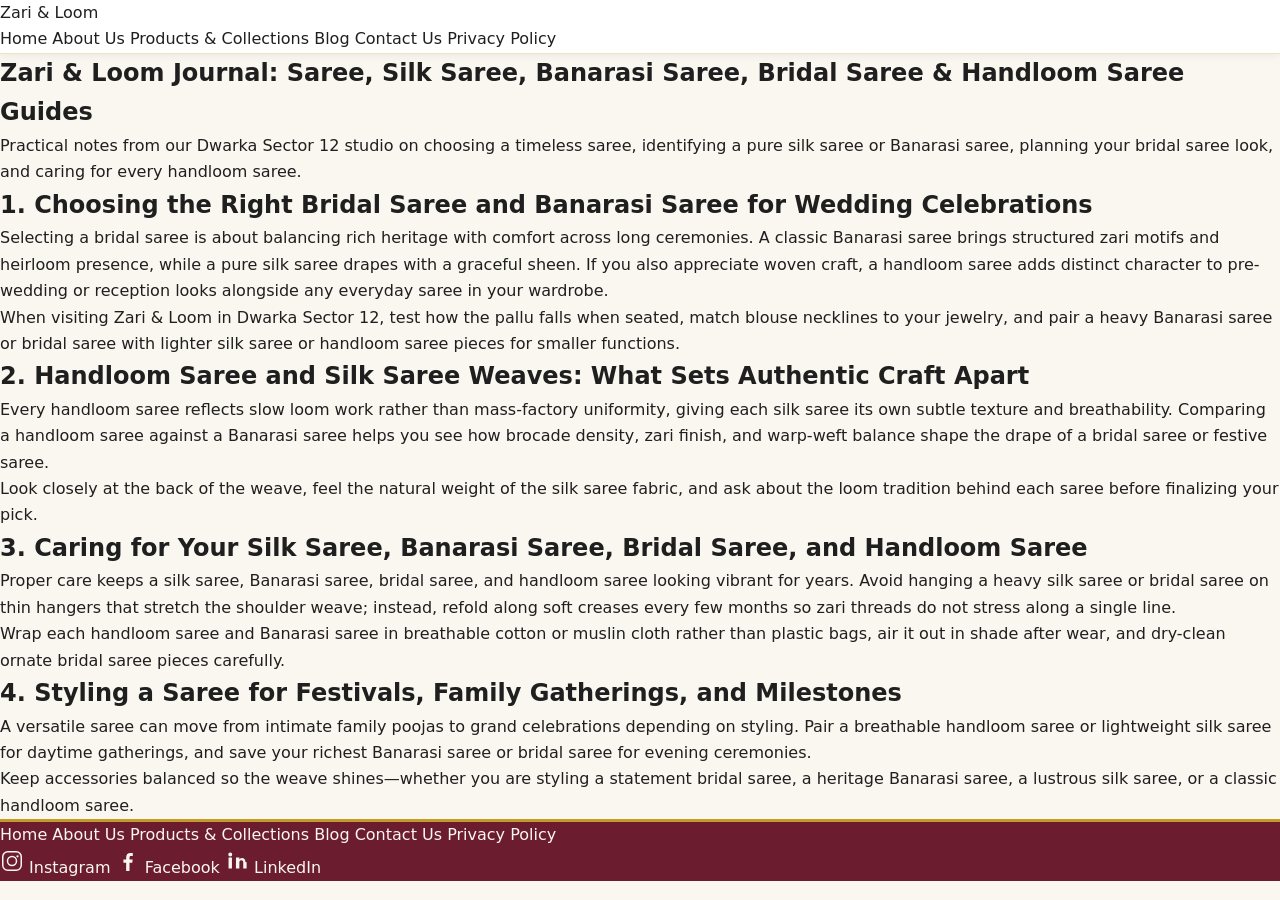
<file: blog.html>
<!DOCTYPE html>
<html lang="en">
<head>
  <meta charset="UTF-8" />
  <meta name="viewport" content="width=device-width, initial-scale=1.0" />
  <title>Saree &amp; Handloom Blog | Zari &amp; Loom Dwarka</title>
  <meta
    name="description"
    content="Explore guides on saree styling, silk saree weaves, Banarasi saree traditions, bridal saree shopping, and handloom saree care from Zari &amp; Loom in Dwarka, New Delhi."
  />
  <link rel="stylesheet" href="style.css" />
</head>
<body>
  <header class="site-header">
    <a href="index.html" class="brand">Zari &amp; Loom</a>
    <nav class="main-nav" aria-label="Primary Navigation">
      <a href="index.html">Home</a>
      <a href="about.html">About Us</a>
      <a href="collections.html">Products &amp; Collections</a>
      <a href="blog.html" aria-current="page">Blog</a>
      <a href="contact.html">Contact Us</a>
      <a href="privacy-policy.html">Privacy Policy</a>
    </nav>
  </header>

  <main class="blog-page">
    <section class="blog-hero">
      <h1>Zari &amp; Loom Journal: Saree, Silk Saree, Banarasi Saree, Bridal Saree &amp; Handloom Saree Guides</h1>
      <p>
        Practical notes from our Dwarka Sector 12 studio on choosing a timeless saree, identifying a pure
        silk saree or Banarasi saree, planning your bridal saree look, and caring for every handloom saree.
      </p>
    </section>

    <section class="blog-posts" aria-label="Blog Articles">
      <article id="bridal-banarasi-guide" class="blog-post">
        <h2>1. Choosing the Right Bridal Saree and Banarasi Saree for Wedding Celebrations</h2>
        <p>
          Selecting a bridal saree is about balancing rich heritage with comfort across long ceremonies. A classic
          Banarasi saree brings structured zari motifs and heirloom presence, while a pure silk saree drapes with a
          graceful sheen. If you also appreciate woven craft, a handloom saree adds distinct character to pre-wedding
          or reception looks alongside any everyday saree in your wardrobe.
        </p>
        <p>
          When visiting Zari &amp; Loom in Dwarka Sector 12, test how the pallu falls when seated, match blouse
          necklines to your jewelry, and pair a heavy Banarasi saree or bridal saree with lighter silk saree or
          handloom saree pieces for smaller functions.
        </p>
      </article>

      <article id="handloom-silk-authenticity" class="blog-post">
        <h2>2. Handloom Saree and Silk Saree Weaves: What Sets Authentic Craft Apart</h2>
        <p>
          Every handloom saree reflects slow loom work rather than mass-factory uniformity, giving each silk saree its
          own subtle texture and breathability. Comparing a handloom saree against a Banarasi saree helps you see how
          brocade density, zari finish, and warp-weft balance shape the drape of a bridal saree or festive saree.
        </p>
        <p>
          Look closely at the back of the weave, feel the natural weight of the silk saree fabric, and ask about the
          loom tradition behind each saree before finalizing your pick.
        </p>
      </article>

      <article id="saree-care-storage" class="blog-post">
        <h2>3. Caring for Your Silk Saree, Banarasi Saree, Bridal Saree, and Handloom Saree</h2>
        <p>
          Proper care keeps a silk saree, Banarasi saree, bridal saree, and handloom saree looking vibrant for years.
          Avoid hanging a heavy silk saree or bridal saree on thin hangers that stretch the shoulder weave; instead,
          refold along soft creases every few months so zari threads do not stress along a single line.
        </p>
        <p>
          Wrap each handloom saree and Banarasi saree in breathable cotton or muslin cloth rather than plastic bags,
          air it out in shade after wear, and dry-clean ornate bridal saree pieces carefully.
        </p>
      </article>

      <article id="occasion-saree-styling" class="blog-post">
        <h2>4. Styling a Saree for Festivals, Family Gatherings, and Milestones</h2>
        <p>
          A versatile saree can move from intimate family poojas to grand celebrations depending on styling. Pair a
          breathable handloom saree or lightweight silk saree for daytime gatherings, and save your richest Banarasi
          saree or bridal saree for evening ceremonies.
        </p>
        <p>
          Keep accessories balanced so the weave shines—whether you are styling a statement bridal saree, a heritage
          Banarasi saree, a lustrous silk saree, or a classic handloom saree.
        </p>
      </article>
    </section>
  </main>

  <footer class="site-footer">
    <nav class="footer-nav" aria-label="Footer Navigation">
      <a href="index.html">Home</a>
      <a href="about.html">About Us</a>
      <a href="collections.html">Products &amp; Collections</a>
      <a href="blog.html">Blog</a>
      <a href="contact.html">Contact Us</a>
      <a href="privacy-policy.html">Privacy Policy</a>
    </nav>

    <div class="social-links" aria-label="Social Media Links">
      <a href="https://www.instagram.com/zariandloom_51?dmpr=MXJ3ZzM1Njg0bHA4NQ%3D%3D&amp;utm_source=qr" target="_blank" rel="noopener noreferrer" aria-label="Zari and Loom on Instagram">
        <svg width="24" height="24" viewBox="0 0 24 24" fill="currentColor" aria-hidden="true">
          <path d="M7.75 2h8.5A5.75 5.75 0 0 1 22 7.75v8.5A5.75 5.75 0 0 1 16.25 22h-8.5A5.75 5.75 0 0 1 2 16.25v-8.5A5.75 5.75 0 0 1 7.75 2Zm0 1.5A4.25 4.25 0 0 0 3.5 7.75v8.5A4.25 4.25 0 0 0 7.75 20.5h8.5a4.25 4.25 0 0 0 4.25-4.25v-8.5A4.25 4.25 0 0 0 16.25 3.5h-8.5Zm4.25 3.25a5.25 5.25 0 1 1 0 10.5 5.25 5.25 0 0 1 0-10.5Zm0 1.5a3.75 3.75 0 1 0 0 7.5 3.75 3.75 0 0 0 0-7.5Zm5.5-2.125a1.125 1.125 0 1 1 0 2.25 1.125 1.125 0 0 1 0-2.25Z"/>
        </svg>
        <span>Instagram</span>
      </a>

      <a href="https://www.facebook.com/share/1FZKLqtaS3/?mibextid=wwXIfr" target="_blank" rel="noopener noreferrer" aria-label="Zari and Loom on Facebook">
        <svg width="24" height="24" viewBox="0 0 24 24" fill="currentColor" aria-hidden="true">
          <path d="M13.5 22v-8.2h2.75l.41-3.2H13.5V8.56c0-.93.26-1.56 1.59-1.56h1.7V4.14c-.29-.04-1.3-.13-2.48-.13-2.45 0-4.13 1.5-4.13 4.25v2.34H7.4v3.2h2.76V22h3.34Z"/>
        </svg>
        <span>Facebook</span>
      </a>

      <a href="https://www.linkedin.com/company/zari-loom/" target="_blank" rel="noopener noreferrer" aria-label="Zari and Loom on LinkedIn">
        <svg width="24" height="24" viewBox="0 0 24 24" fill="currentColor" aria-hidden="true">
          <path d="M6.94 8.5H3.56V19.5h3.38V8.5ZM5.25 3.5a1.97 1.97 0 1 0 0 3.94 1.97 1.97 0 0 0 0-3.94ZM20.44 13.02c0-2.74-1.46-4.01-3.41-4.01-1.57 0-2.28.86-2.67 1.47V8.5h-3.38c.04.96 0 11 0 11h3.38v-6.14c0-.33.02-.66.12-.89.27-.66.87-1.34 1.89-1.34 1.33 0 1.87 1.01 1.87 2.5v5.82h3.38v-6.28Z"/>
        </svg>
        <span>LinkedIn</span>
      </a>
    </div>
  </footer>
  <script src="script.js"></script>
</body>
</html>
</file>
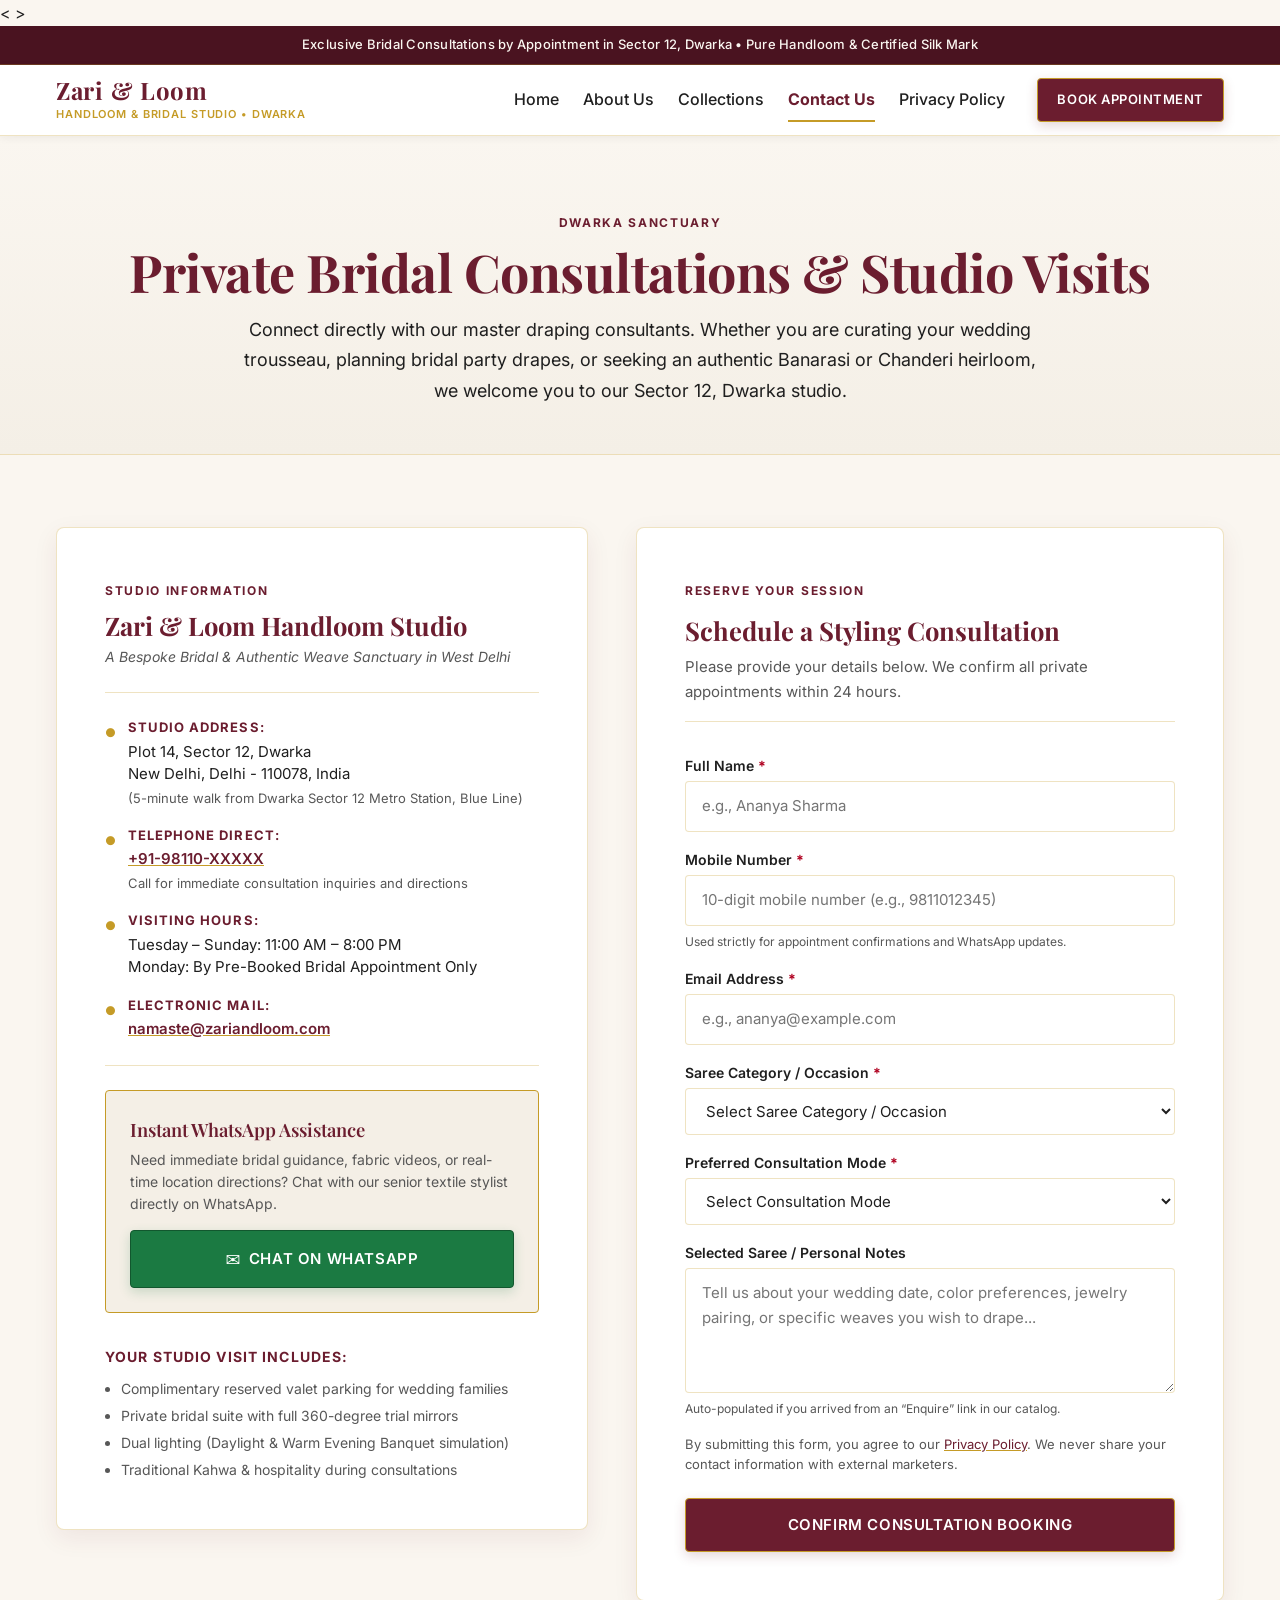
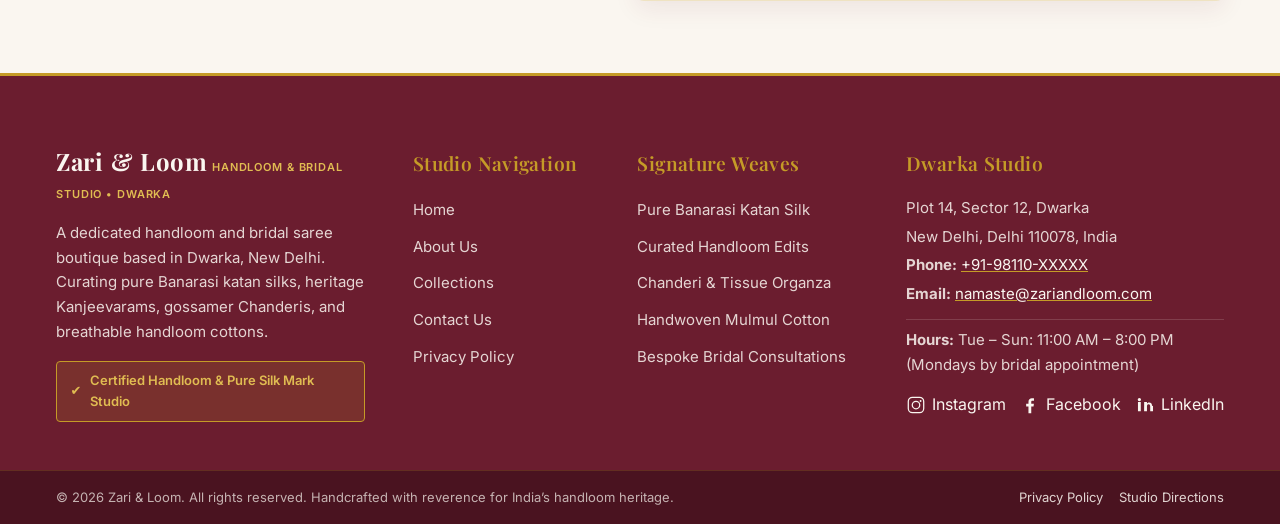
<file: contact.html>
<!DOCTYPE html>
<html lang="en">
<head>
  <meta charset="UTF-8">
  <meta name="viewport" content="width=device-width, initial-scale=1.0">
  <title>Visit Our Dwarka Studio | Zari &amp; Loom</title>
  <meta name="description" content="Book a private bridal appointment at Zari &amp; Loom in Sector 12, Dwarka, New Delhi. Call +91-98110-XXXXX or submit an inquiry for custom handlooms.">
  <meta name="robots" content="index, follow">
  <link rel="canonical" href="https://zariandloom.in/contact.html">

  <<!-- Google tag (gtag.js) -->
<script async src="https://www.googletagmanager.com/gtag/js?id=G-GWCHPN2HD2"></script>
<script>
  window.dataLayer = window.dataLayer || [];
  function gtag(){dataLayer.push(arguments);}
  gtag('js', new Date());

  gtag('config', 'G-GWCHPN2HD2');
</script>>

  <!-- Open Graph Meta Tags -->
  <meta property="og:title" content="Visit Our Dwarka Studio | Zari &amp; Loom">
  <meta property="og:description" content="Book a private bridal appointment at Zari &amp; Loom in Sector 12, Dwarka, New Delhi. Call +91-98110-XXXXX or submit an inquiry for custom handlooms.">
  <meta property="og:type" content="website">
  <meta property="og:url" content="https://zariandloom.in/contact.html">
  <meta property="og:image" content="https://zariandloom.in/assets/images/zari-loom-bridal-og.svg">
  <meta property="og:locale" content="en_IN">
  <meta property="og:site_name" content="Zari &amp; Loom">

  <!-- Schema.org JSON-LD Structured Data (ClothingStore / LocalBusiness) -->
  <script type="application/ld+json">
  {
    "@context": "https://schema.org",
    "@type": ["ClothingStore", "LocalBusiness"],
    "name": "Zari & Loom Handloom Studio",
    "alternateName": "Zari & Loom",
    "image": "https://zariandloom.in/assets/images/zari-loom-bridal-og.svg",
    "description": "Boutique handloom and bridal saree studio based in Sector 12, Dwarka, New Delhi. Curating authentic Banarasi Katan silks, bridal Kanjeevarams, gossamer Chanderis, and handloom cottons with Silk Mark certification.",
    "url": "https://zariandloom.in/contact.html",
    "telephone": "+91-98110-XXXXX",
    "priceRange": "₹₹₹",
    "currenciesAccepted": "INR",
    "paymentAccepted": "Cash, Credit Card, Debit Card, UPI, Net Banking",
    "address": {
      "@type": "PostalAddress",
      "streetAddress": "Plot 14, Sector 12, Dwarka",
      "addressLocality": "Dwarka, New Delhi",
      "addressRegion": "Delhi",
      "postalCode": "110078",
      "addressCountry": "IN"
    },
    "geo": {
      "@type": "GeoCoordinates",
      "latitude": 28.5921,
      "longitude": 77.0460
    },
    "openingHoursSpecification": [
      {
        "@type": "OpeningHoursSpecification",
        "dayOfWeek": ["Tuesday", "Wednesday", "Thursday", "Friday", "Saturday", "Sunday"],
        "opens": "11:00",
        "closes": "20:00"
      }
    ],
    "hasMap": "https://maps.google.com/?q=Plot+14+Sector+12+Dwarka+New+Delhi+110078"
  }
  </script>

  <!-- Fonts & Stylesheet -->
  <link rel="preconnect" href="https://fonts.googleapis.com">
  <link rel="preconnect" href="https://fonts.gstatic.com" crossorigin>
  <link href="https://fonts.googleapis.com/css2?family=Inter:wght@300;400;500;600;700&family=Playfair+Display:ital,wght@0,500;0,600;0,700;1,400&display=swap" rel="stylesheet">
  <link rel="stylesheet" href="style.css">

  <!-- Deferred Script -->
  <script src="script.js" defer></script>
</head>
<body>
  <!-- Accessible Skip Link -->
  <a href="#main-content" class="skip-link">Skip to main content</a>

  <!-- Top Announcement Bar -->
  <aside class="announcement-bar" aria-label="Studio Announcement">
    <div class="container announcement-content">
      <p>Exclusive Bridal Consultations by Appointment in Sector 12, Dwarka • Pure Handloom &amp; Certified Silk Mark</p>
    </div>
  </aside>

  <!-- Reusable Site Header (Identical across all pages) -->
  <header class="site-header">
    <div class="container header-container">
      <a href="index.html" class="brand-logo" aria-label="Zari and Loom Homepage">
        <span class="brand-name">Zari &amp; Loom</span>
        <span class="brand-tagline">Handloom &amp; Bridal Studio • Dwarka</span>
      </a>

      <!-- Mobile Navigation Hamburger Button -->
      <button class="nav-toggle" type="button" aria-expanded="false" aria-controls="primary-navigation" aria-label="Toggle navigation menu">
        <span class="hamburger-bar"></span>
        <span class="hamburger-bar"></span>
        <span class="hamburger-bar"></span>
      </button>

      <!-- Primary Navigation -->
      <nav id="primary-navigation" class="primary-nav" aria-label="Primary site navigation">
        <ul class="nav-list">
          <li><a href="index.html" class="nav-link">Home</a></li>
          <li><a href="about.html" class="nav-link">About Us</a></li>
          <li><a href="collections.html" class="nav-link">Collections</a></li>
          <li><a href="contact.html" class="nav-link active" aria-current="page">Contact Us</a></li>
          <li><a href="privacy-policy.html" class="nav-link">Privacy Policy</a></li>
        </ul>
        <div class="header-action">
          <a href="contact.html#booking-form" class="btn btn-primary btn-sm">Book Appointment</a>
        </div>
      </nav>
    </div>
  </header>

  <!-- Main Landmark -->
  <main id="main-content">

    <!-- Contact Hero Section -->
    <section class="contact-hero-section" aria-labelledby="contact-heading">
      <div class="container text-center">
        <span class="eyebrow-tag">Dwarka Sanctuary</span>
        <h1 id="contact-heading" class="hero-title">Private Bridal Consultations &amp; Studio Visits</h1>
        <p class="contact-hero-lead">
          Connect directly with our master draping consultants. Whether you are curating your wedding trousseau, planning bridal party drapes, or seeking an authentic Banarasi or Chanderi heirloom, we welcome you to our Sector 12, Dwarka studio.
        </p>
      </div>
    </section>

    <!-- Main Contact & Booking Section -->
    <section class="contact-layout-section section-padding" aria-labelledby="booking-section-heading">
      <div class="container contact-grid">
        
        <!-- Left Column: Exact Studio NAP Information -->
        <div class="studio-details-col">
          <div class="studio-nap-card">
            <span class="eyebrow-tag">Studio Information</span>
            <h2 id="booking-section-heading" class="studio-nap-title">Zari &amp; Loom Handloom Studio</h2>
            <p class="studio-nap-tagline">A Bespoke Bridal &amp; Authentic Weave Sanctuary in West Delhi</p>

            <address class="nap-address-block">
              <div class="nap-item">
                <span class="nap-icon" aria-hidden="true">&#9679;</span>
                <div class="nap-text">
                  <strong>Studio Address:</strong>
                  <p>Plot 14, Sector 12, Dwarka</p>
                  <p>New Delhi, Delhi - 110078, India</p>
                  <small class="landmark-note">(5-minute walk from Dwarka Sector 12 Metro Station, Blue Line)</small>
                </div>
              </div>

              <div class="nap-item">
                <span class="nap-icon" aria-hidden="true">&#9679;</span>
                <div class="nap-text">
                  <strong>Telephone Direct:</strong>
                  <p><a href="tel:+919811000000" class="nap-link">+91-98110-XXXXX</a></p>
                  <small class="nap-subtext">Call for immediate consultation inquiries and directions</small>
                </div>
              </div>

              <div class="nap-item">
                <span class="nap-icon" aria-hidden="true">&#9679;</span>
                <div class="nap-text">
                  <strong>Visiting Hours:</strong>
                  <p>Tuesday – Sunday: 11:00 AM – 8:00 PM</p>
                  <p>Monday: By Pre-Booked Bridal Appointment Only</p>
                </div>
              </div>

              <div class="nap-item">
                <span class="nap-icon" aria-hidden="true">&#9679;</span>
                <div class="nap-text">
                  <strong>Electronic Mail:</strong>
                  <p><a href="mailto:namaste@zariandloom.com" class="nap-link">namaste@zariandloom.com</a></p>
                </div>
              </div>
            </address>

            <!-- Direct WhatsApp CTA Button -->
            <div class="whatsapp-cta-card">
              <h3 class="whatsapp-card-title">Instant WhatsApp Assistance</h3>
              <p class="whatsapp-card-desc">
                Need immediate bridal guidance, fabric videos, or real-time location directions? Chat with our senior textile stylist directly on WhatsApp.
              </p>
              <a 
                href="https://wa.me/919811000000?text=Namaste%20Zari%20%26%20Loom%2C%20I%20would%20like%20to%20inquire%20about%20a%20bridal%20saree%20consultation." 
                class="btn btn-whatsapp" 
                target="_blank" 
                rel="noopener noreferrer"
                aria-label="Chat on WhatsApp with Zari and Loom bridal consultant">
                <span class="whatsapp-icon" aria-hidden="true">&#9993;</span> Chat on WhatsApp
              </a>
            </div>

            <!-- Studio Amenities -->
            <div class="studio-amenities">
              <h3 class="amenities-title">Your Studio Visit Includes:</h3>
              <ul class="amenities-list">
                <li>Complimentary reserved valet parking for wedding families</li>
                <li>Private bridal suite with full 360-degree trial mirrors</li>
                <li>Dual lighting (Daylight &amp; Warm Evening Banquet simulation)</li>
                <li>Traditional Kahwa &amp; hospitality during consultations</li>
              </ul>
            </div>
          </div>
        </div>

        <!-- Right Column: Booking & Enquiry Form -->
        <div class="form-wrapper-col">
          <div class="booking-card">
            <div class="booking-header">
              <span class="eyebrow-tag">Reserve Your Session</span>
              <h2 class="form-heading">Schedule a Styling Consultation</h2>
              <p class="form-subtext">
                Please provide your details below. We confirm all private appointments within 24 hours.
              </p>
            </div>

            <form id="booking-form" class="consultation-form" data-validate="true" novalidate>
              
              <!-- Full Name Input -->
              <div class="form-group">
                <label for="fullName" class="form-label">Full Name <span class="required-star" aria-hidden="true">*</span></label>
                <input 
                  type="text" 
                  id="fullName" 
                  name="fullName" 
                  class="form-input" 
                  placeholder="e.g., Ananya Sharma" 
                  required 
                  autocomplete="name">
              </div>

              <!-- Mobile Number Input -->
              <div class="form-group">
                <label for="mobileNumber" class="form-label">Mobile Number <span class="required-star" aria-hidden="true">*</span></label>
                <input 
                  type="tel" 
                  id="mobileNumber" 
                  name="mobileNumber" 
                  class="form-input" 
                  placeholder="10-digit mobile number (e.g., 9811012345)" 
                  required 
                  autocomplete="tel">
                <small class="field-hint">Used strictly for appointment confirmations and WhatsApp updates.</small>
              </div>

              <!-- Email Address Input -->
              <div class="form-group">
                <label for="emailAddress" class="form-label">Email Address <span class="required-star" aria-hidden="true">*</span></label>
                <input 
                  type="email" 
                  id="emailAddress" 
                  name="emailAddress" 
                  class="form-input" 
                  placeholder="e.g., ananya@example.com" 
                  required 
                  autocomplete="email">
              </div>

              <!-- Saree Category / Occasion Dropdown -->
              <div class="form-group">
                <label for="sareeCategory" class="form-label">Saree Category / Occasion <span class="required-star" aria-hidden="true">*</span></label>
                <select id="sareeCategory" name="sareeCategory" class="form-select" required>
                  <option value="" disabled selected>Select Saree Category / Occasion</option>
                  <option value="Bridal &amp; Wedding Trousseau">Bridal &amp; Wedding Trousseau</option>
                  <option value="Banarasi Katan Silk">Banarasi Katan Silk</option>
                  <option value="Chanderi &amp; Organza Festive Edit">Chanderi &amp; Organza Festive Edit</option>
                  <option value="Handwoven Mulmul Cotton">Handwoven Mulmul Cotton</option>
                  <option value="Custom Draping Consultation">Custom Draping Consultation</option>
                </select>
              </div>

              <!-- Preferred Consultation Mode Dropdown -->
              <div class="form-group">
                <label for="consultationMode" class="form-label">Preferred Consultation Mode <span class="required-star" aria-hidden="true">*</span></label>
                <select id="consultationMode" name="consultationMode" class="form-select" required>
                  <option value="" disabled selected>Select Consultation Mode</option>
                  <option value="Private Studio Visit - Dwarka">Private Studio Visit - Dwarka</option>
                  <option value="Live Video Call Styling">Live Video Call Styling</option>
                  <option value="Request PDF Catalogue on WhatsApp">Request PDF Catalogue on WhatsApp</option>
                </select>
              </div>

              <!-- Selected Saree / Notes Textarea -->
              <div class="form-group">
                <label for="notes" class="form-label">Selected Saree / Personal Notes</label>
                <textarea 
                  id="notes" 
                  name="notes" 
                  class="form-textarea" 
                  rows="4" 
                  placeholder="Tell us about your wedding date, color preferences, jewelry pairing, or specific weaves you wish to drape..."></textarea>
                <small class="field-hint">Auto-populated if you arrived from an &ldquo;Enquire&rdquo; link in our catalog.</small>
              </div>

              <!-- Privacy Notice Note -->
              <p class="form-privacy-note">
                By submitting this form, you agree to our <a href="privacy-policy.html" target="_blank">Privacy Policy</a>. We never share your contact information with external marketers.
              </p>

              <!-- Submit Button -->
              <div class="form-action">
                <button type="submit" id="submit-btn" class="btn btn-primary btn-submit">
                  Confirm Consultation Booking
                </button>
              </div>

            </form>
          </div>
        </div>

      </div>
    </section>

  </main>

  <!-- Reusable Site Footer (Identical across all pages) -->
  <footer class="site-footer">
    <div class="container footer-grid">
      
      <!-- Footer Brand Column -->
      <div class="footer-column footer-brand-col">
        <a href="index.html" class="footer-brand" aria-label="Zari and Loom Homepage">
          <span class="brand-name">Zari &amp; Loom</span>
          <span class="brand-tagline">Handloom &amp; Bridal Studio • Dwarka</span>
        </a>
        <p class="footer-bio">
          A dedicated handloom and bridal saree boutique based in Dwarka, New Delhi. Curating pure Banarasi katan silks, heritage Kanjeevarams, gossamer Chanderis, and breathable handloom cottons.
        </p>
        <div class="footer-silk-badge">
          <span class="silk-badge-icon" aria-hidden="true">&#10004;</span>
          <span>Certified Handloom &amp; Pure Silk Mark Studio</span>
        </div>
      </div>

      <!-- Quick Links Navigation -->
      <nav class="footer-column" aria-label="Footer Quick Links">
        <h3 class="footer-heading">Studio Navigation</h3>
        <ul class="footer-links">
          <li><a href="index.html">Home</a></li>
          <li><a href="about.html">About Us</a></li>
          <li><a href="collections.html">Collections</a></li>
          <li><a href="contact.html">Contact Us</a></li>
          <li><a href="privacy-policy.html">Privacy Policy</a></li>
        </ul>
      </nav>

      <!-- Handloom Weaves Categories -->
      <nav class="footer-column" aria-label="Footer Weaves Navigation">
        <h3 class="footer-heading">Signature Weaves</h3>
        <ul class="footer-links">
          <li><a href="collections.html#banarasi">Pure Banarasi Katan Silk</a></li>
          <li><a href="collections.html">Curated Handloom Edits</a></li>
          <li><a href="collections.html#chanderi">Chanderi &amp; Tissue Organza</a></li>
          <li><a href="collections.html#mulmul">Handwoven Mulmul Cotton</a></li>
          <li><a href="contact.html#booking-form">Bespoke Bridal Consultations</a></li>
        </ul>
      </nav>

      <!-- Studio Location & Contact Column -->
      <div class="footer-column">
        <h3 class="footer-heading">Dwarka Studio</h3>
        <address class="footer-address">
          <p>Plot 14, Sector 12, Dwarka</p>
          <p>New Delhi, Delhi 110078, India</p>
          <p class="footer-contact-row">
            <strong>Phone:</strong> <a href="tel:+919811000000">+91-98110-XXXXX</a>
          </p>
          <p class="footer-contact-row">
            <strong>Email:</strong> <a href="mailto:namaste@zariandloom.com">namaste@zariandloom.com</a>
          </p>
          <p class="footer-hours">
            <strong>Hours:</strong> Tue – Sun: 11:00 AM – 8:00 PM<br>(Mondays by bridal appointment)
          </p>
        </address>
        <div class="social-links" aria-label="Social Media Links" style="display: flex; gap: 14px; margin-top: 14px; align-items: center;">
          <a href="https://www.instagram.com/zariandloom_51?dmpr=MXJ3ZzM1Njg0bHA4NQ%3D%3D&amp;utm_source=qr" target="_blank" rel="noopener noreferrer" aria-label="Zari and Loom on Instagram" style="display: inline-flex; align-items: center; gap: 6px;">
            <svg width="20" height="20" viewBox="0 0 24 24" fill="currentColor" aria-hidden="true">
              <path d="M7.75 2h8.5A5.75 5.75 0 0 1 22 7.75v8.5A5.75 5.75 0 0 1 16.25 22h-8.5A5.75 5.75 0 0 1 2 16.25v-8.5A5.75 5.75 0 0 1 7.75 2Zm0 1.5A4.25 4.25 0 0 0 3.5 7.75v8.5A4.25 4.25 0 0 0 7.75 20.5h8.5a4.25 4.25 0 0 0 4.25-4.25v-8.5A4.25 4.25 0 0 0 16.25 3.5h-8.5Zm4.25 3.25a5.25 5.25 0 1 1 0 10.5 5.25 5.25 0 0 1 0-10.5Zm0 1.5a3.75 3.75 0 1 0 0 7.5 3.75 3.75 0 0 0 0-7.5Zm5.5-2.125a1.125 1.125 0 1 1 0 2.25 1.125 1.125 0 0 1 0-2.25Z"/>
            </svg>
            <span>Instagram</span>
          </a>

          <a href="https://www.facebook.com/share/1FZKLqtaS3/?mibextid=wwXIfr" target="_blank" rel="noopener noreferrer" aria-label="Zari and Loom on Facebook" style="display: inline-flex; align-items: center; gap: 6px;">
            <svg width="20" height="20" viewBox="0 0 24 24" fill="currentColor" aria-hidden="true">
              <path d="M13.5 22v-8.2h2.75l.41-3.2H13.5V8.56c0-.93.26-1.56 1.59-1.56h1.7V4.14c-.29-.04-1.3-.13-2.48-.13-2.45 0-4.13 1.5-4.13 4.25v2.34H7.4v3.2h2.76V22h3.34Z"/>
            </svg>
            <span>Facebook</span>
          </a>

          <a href="https://www.linkedin.com/company/zari-loom/" target="_blank" rel="noopener noreferrer" aria-label="Zari and Loom on LinkedIn" style="display: inline-flex; align-items: center; gap: 6px;">
            <svg width="20" height="20" viewBox="0 0 24 24" fill="currentColor" aria-hidden="true">
              <path d="M6.94 8.5H3.56V19.5h3.38V8.5ZM5.25 3.5a1.97 1.97 0 1 0 0 3.94 1.97 1.97 0 0 0 0-3.94ZM20.44 13.02c0-2.74-1.46-4.01-3.41-4.01-1.57 0-2.28.86-2.67 1.47V8.5h-3.38c.04.96 0 11 0 11h3.38v-6.14c0-.33.02-.66.12-.89.27-.66.87-1.34 1.89-1.34 1.33 0 1.87 1.01 1.87 2.5v5.82h3.38v-6.28Z"/>
            </svg>
            <span>LinkedIn</span>
          </a>
        </div>
      </div>

    </div>

    <!-- Sub-Footer / Copyright -->
    <div class="sub-footer">
      <div class="container sub-footer-content">
        <p class="copyright-text">
          &copy; 2026 Zari &amp; Loom. All rights reserved. Handcrafted with reverence for India’s handloom heritage.
        </p>
        <ul class="sub-footer-links">
          <li><a href="privacy-policy.html">Privacy Policy</a></li>
          <li><a href="contact.html">Studio Directions</a></li>
        </ul>
      </div>
    </div>
  </footer>

</body>
</html>
</file>
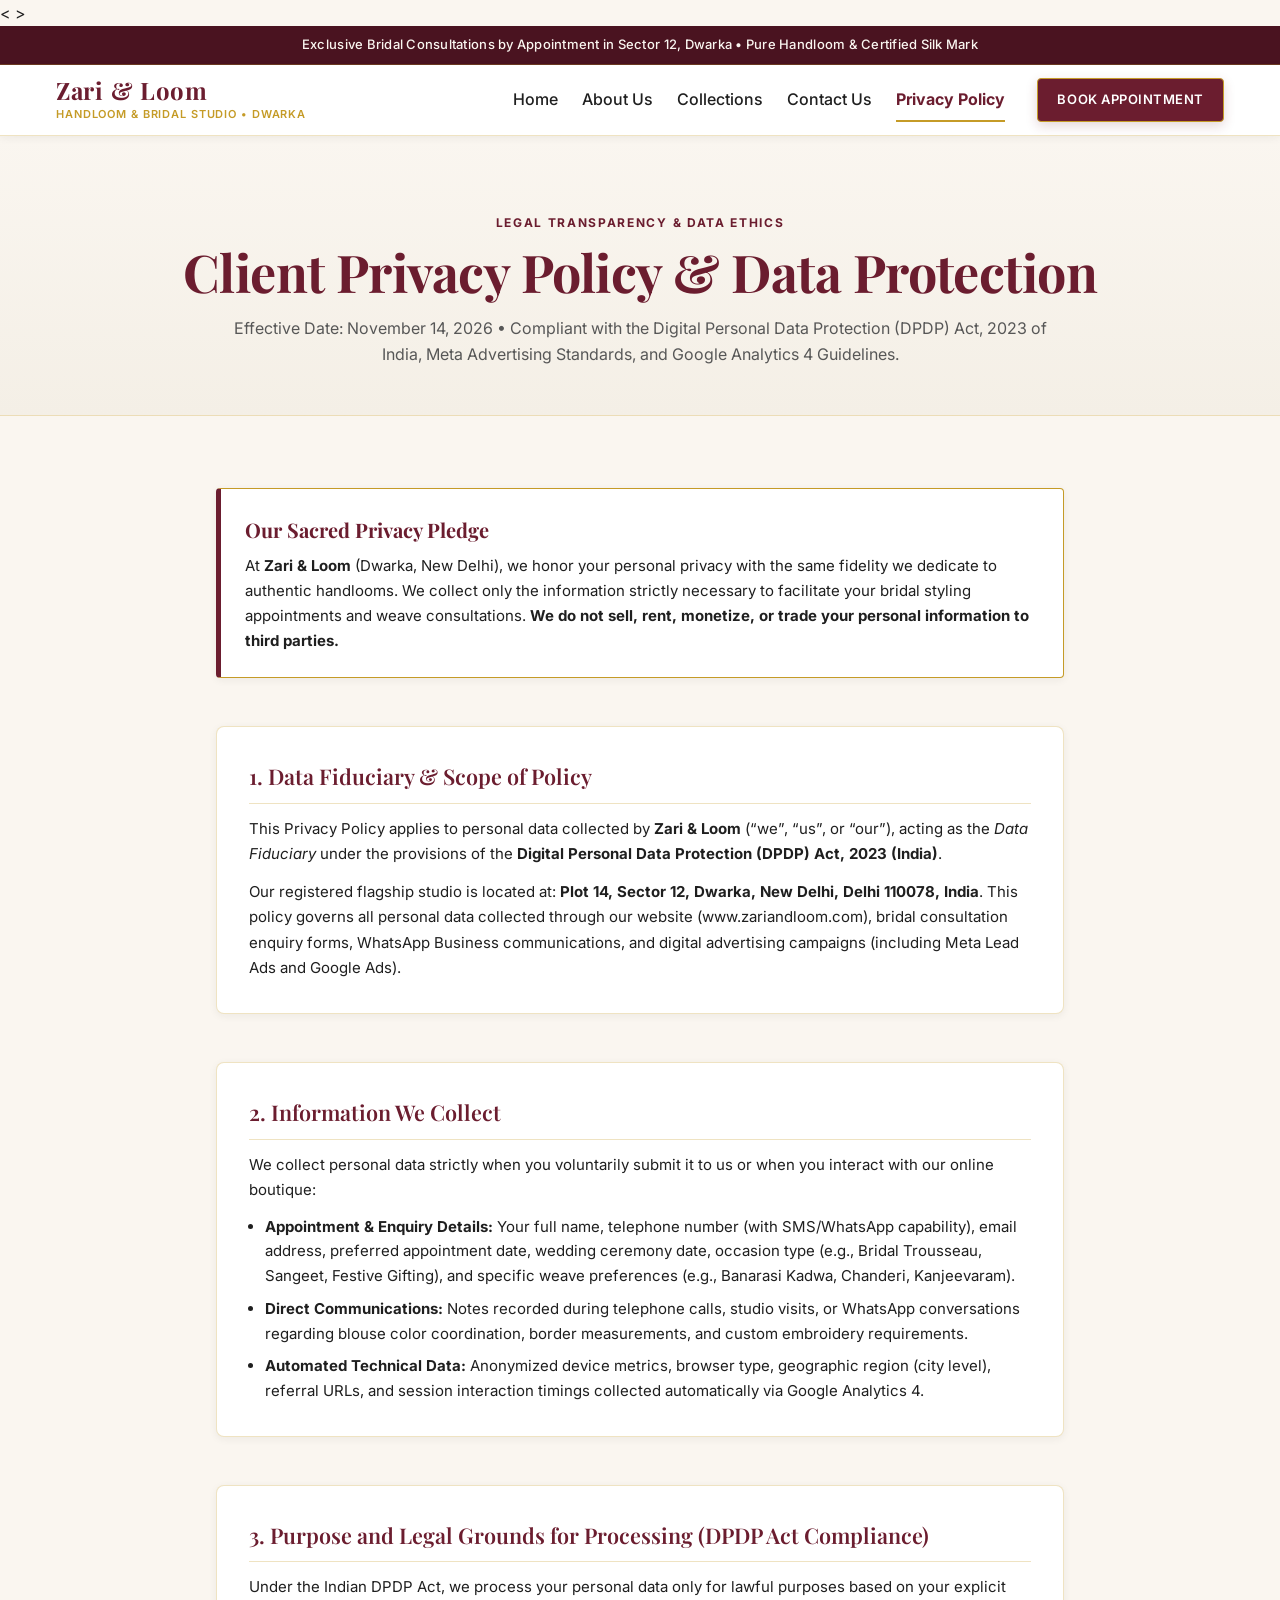
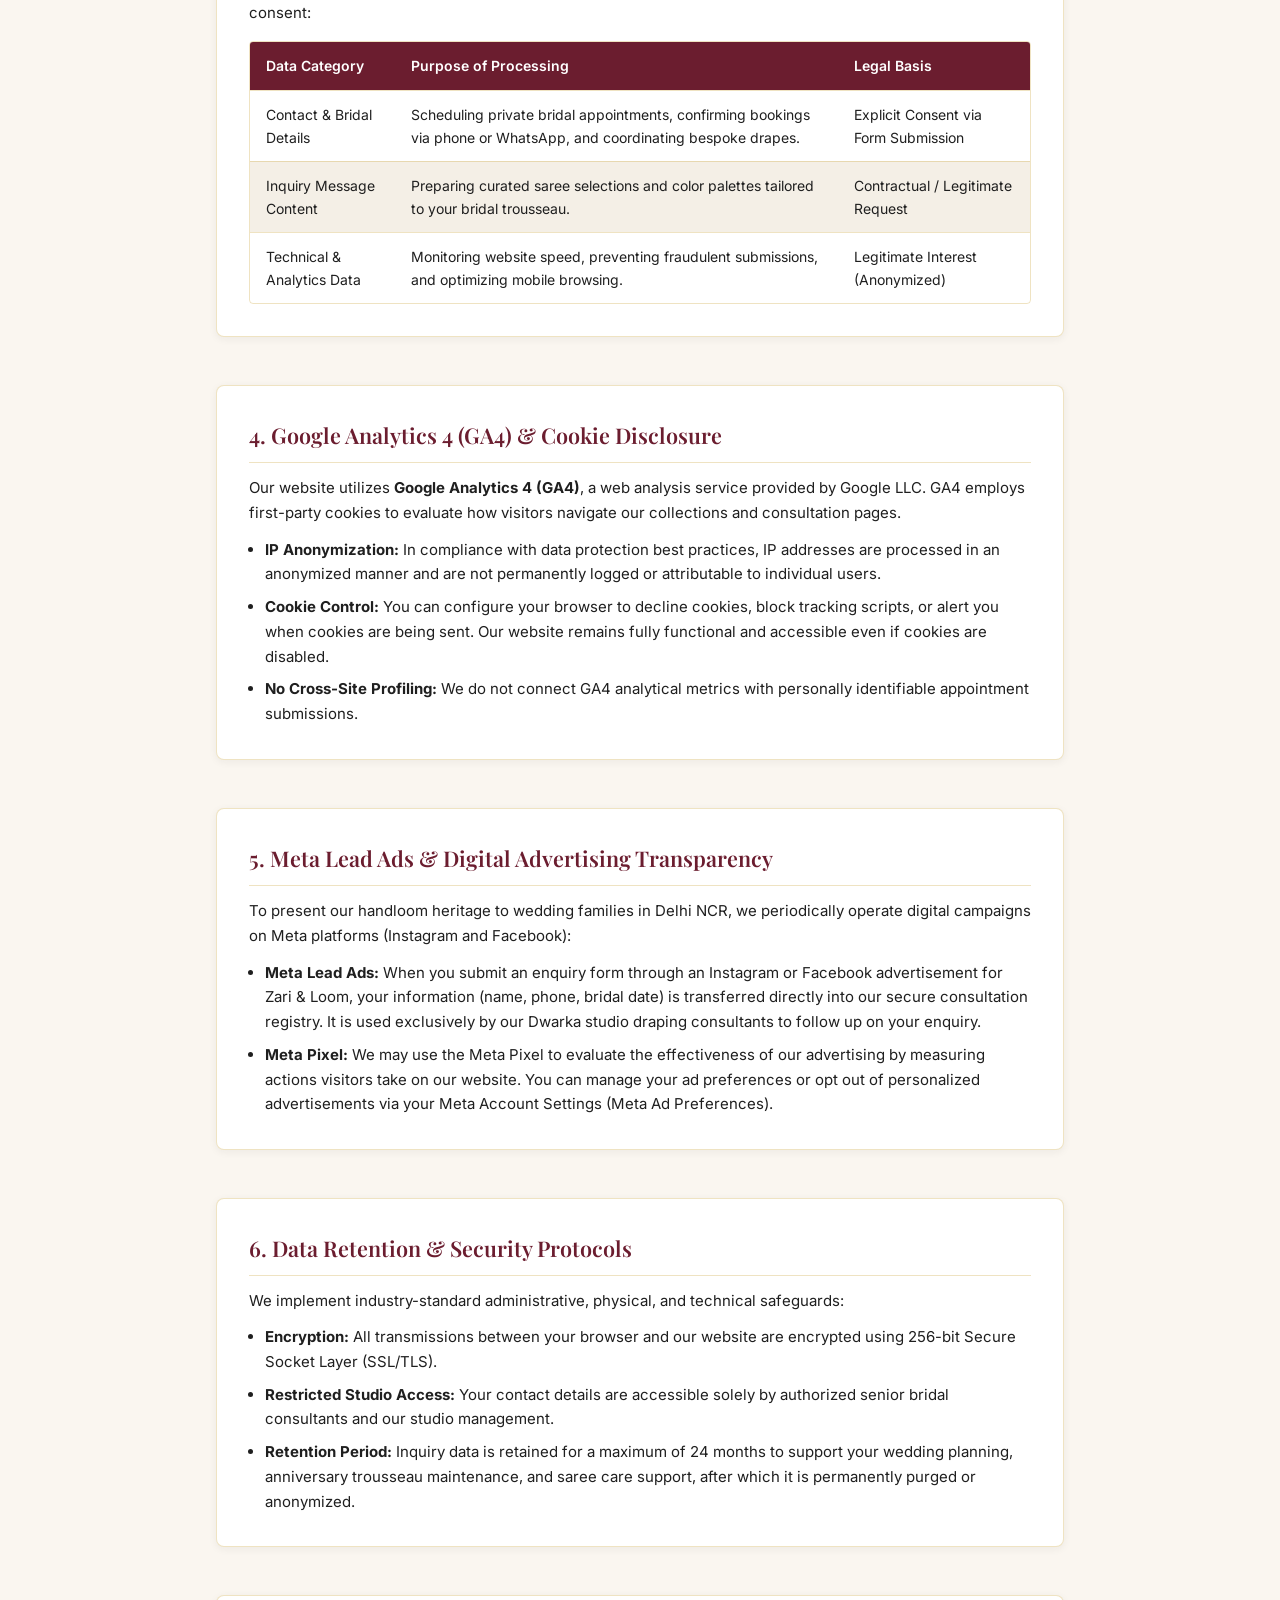
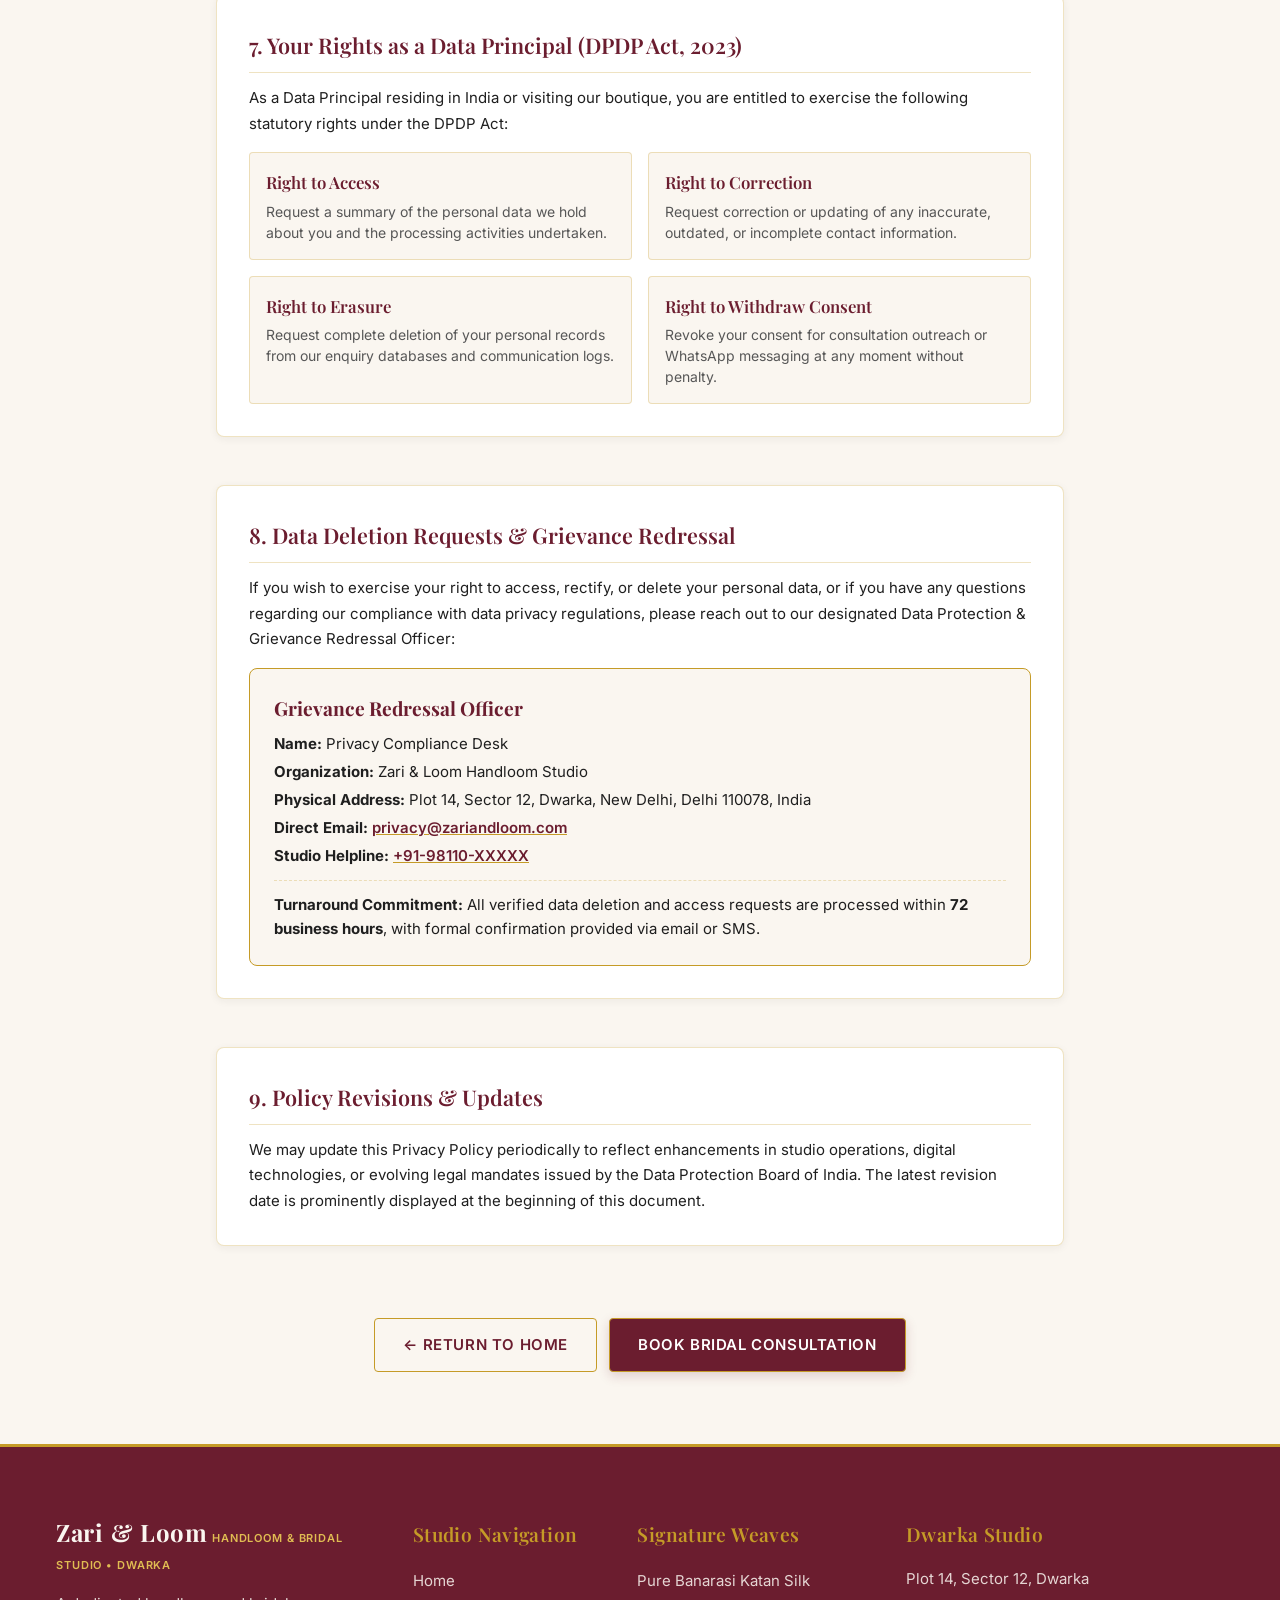
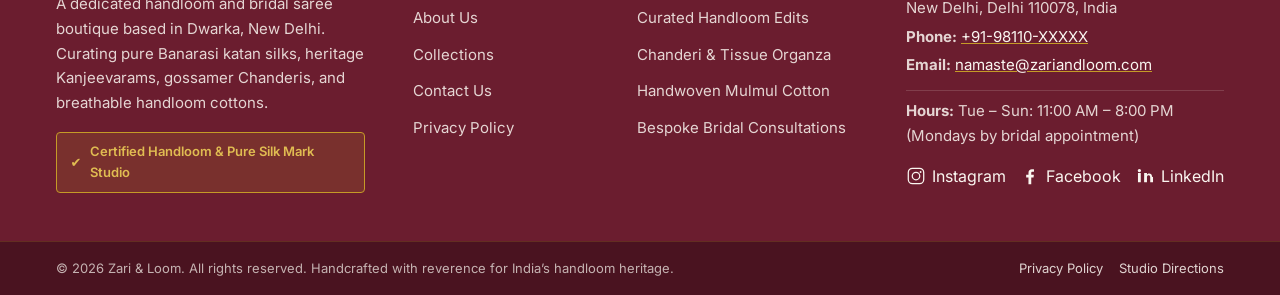
<file: privacy-policy.html>
<!DOCTYPE html>
<html lang="en">
<head>
  <meta charset="UTF-8">
  <meta name="viewport" content="width=device-width, initial-scale=1.0">
  <title>Privacy Policy | Zari &amp; Loom Dwarka</title>
  <meta name="description" content="Read the privacy policy of Zari &amp; Loom, Dwarka, New Delhi. Learn how we protect client inquiry information and appointment consultation data.">
  <meta name="robots" content="index, follow">
  <link rel="canonical" href="https://zariandloom.in/privacy-policy.html">

  <<!-- Google tag (gtag.js) -->
<script async src="https://www.googletagmanager.com/gtag/js?id=G-GWCHPN2HD2"></script>
<script>
  window.dataLayer = window.dataLayer || [];
  function gtag(){dataLayer.push(arguments);}
  gtag('js', new Date());

  gtag('config', 'G-GWCHPN2HD2');
</script>>

  <!-- Open Graph Meta Tags -->
  <meta property="og:title" content="Privacy Policy | Zari &amp; Loom Dwarka">
  <meta property="og:description" content="Read the privacy policy of Zari &amp; Loom, Dwarka, New Delhi. Learn how we protect client inquiry information and appointment consultation data.">
  <meta property="og:type" content="website">
  <meta property="og:url" content="https://zariandloom.in/privacy-policy.html">
  <meta property="og:image" content="https://zariandloom.in/assets/images/zari-loom-bridal-og.svg">
  <meta property="og:locale" content="en_IN">
  <meta property="og:site_name" content="Zari &amp; Loom">

  <!-- Fonts & Stylesheet -->
  <link rel="preconnect" href="https://fonts.googleapis.com">
  <link rel="preconnect" href="https://fonts.gstatic.com" crossorigin>
  <link href="https://fonts.googleapis.com/css2?family=Inter:wght@300;400;500;600;700&family=Playfair+Display:ital,wght@0,500;0,600;0,700;1,400&display=swap" rel="stylesheet">
  <link rel="stylesheet" href="style.css">

  <!-- Deferred Script -->
  <script src="script.js" defer></script>
</head>
<body>
  <!-- Accessible Skip Link -->
  <a href="#main-content" class="skip-link">Skip to main content</a>

  <!-- Top Announcement Bar -->
  <aside class="announcement-bar" aria-label="Studio Announcement">
    <div class="container announcement-content">
      <p>Exclusive Bridal Consultations by Appointment in Sector 12, Dwarka • Pure Handloom &amp; Certified Silk Mark</p>
    </div>
  </aside>

  <!-- Reusable Site Header (Identical across all pages) -->
  <header class="site-header">
    <div class="container header-container">
      <a href="index.html" class="brand-logo" aria-label="Zari and Loom Homepage">
        <span class="brand-name">Zari &amp; Loom</span>
        <span class="brand-tagline">Handloom &amp; Bridal Studio • Dwarka</span>
      </a>

      <!-- Mobile Navigation Hamburger Button -->
      <button class="nav-toggle" type="button" aria-expanded="false" aria-controls="primary-navigation" aria-label="Toggle navigation menu">
        <span class="hamburger-bar"></span>
        <span class="hamburger-bar"></span>
        <span class="hamburger-bar"></span>
      </button>

      <!-- Primary Navigation -->
      <nav id="primary-navigation" class="primary-nav" aria-label="Primary site navigation">
        <ul class="nav-list">
          <li><a href="index.html" class="nav-link">Home</a></li>
          <li><a href="about.html" class="nav-link">About Us</a></li>
          <li><a href="collections.html" class="nav-link">Collections</a></li>
          <li><a href="contact.html" class="nav-link">Contact Us</a></li>
          <li><a href="privacy-policy.html" class="nav-link active" aria-current="page">Privacy Policy</a></li>
        </ul>
        <div class="header-action">
          <a href="contact.html#booking-form" class="btn btn-primary btn-sm">Book Appointment</a>
        </div>
      </nav>
    </div>
  </header>

  <!-- Main Landmark -->
  <main id="main-content">

    <!-- Privacy Policy Header -->
    <section class="privacy-hero-section" aria-labelledby="privacy-heading">
      <div class="container text-center">
        <span class="eyebrow-tag">Legal Transparency &amp; Data Ethics</span>
        <h1 id="privacy-heading" class="hero-title">Client Privacy Policy &amp; Data Protection</h1>
        <p class="privacy-hero-lead">
          Effective Date: November 14, 2026 • Compliant with the Digital Personal Data Protection (DPDP) Act, 2023 of India, Meta Advertising Standards, and Google Analytics 4 Guidelines.
        </p>
      </div>
    </section>

    <!-- Privacy Body Content Section -->
    <section class="privacy-content-section section-padding" aria-labelledby="policy-overview-heading">
      <div class="container privacy-container">
        
        <h2 id="policy-overview-heading" class="visually-hidden">Detailed Privacy Framework</h2>

        <!-- Quick Summary Box -->
        <div class="policy-highlight-card">
          <h3 class="highlight-title">Our Sacred Privacy Pledge</h3>
          <p class="highlight-text">
            At <strong>Zari &amp; Loom</strong> (Dwarka, New Delhi), we honor your personal privacy with the same fidelity we dedicate to authentic handlooms. We collect only the information strictly necessary to facilitate your bridal styling appointments and weave consultations. <strong>We do not sell, rent, monetize, or trade your personal information to third parties.</strong>
          </p>
        </div>

        <article class="policy-article">
          
          <!-- Section 1 -->
          <section class="policy-block">
            <h2 class="policy-section-title">1. Data Fiduciary &amp; Scope of Policy</h2>
            <p>
              This Privacy Policy applies to personal data collected by <strong>Zari &amp; Loom</strong> (&ldquo;we&rdquo;, &ldquo;us&rdquo;, or &ldquo;our&rdquo;), acting as the <em>Data Fiduciary</em> under the provisions of the <strong>Digital Personal Data Protection (DPDP) Act, 2023 (India)</strong>.
            </p>
            <p>
              Our registered flagship studio is located at:  
              <strong>Plot 14, Sector 12, Dwarka, New Delhi, Delhi 110078, India</strong>.  
              This policy governs all personal data collected through our website (<a href="https://www.zariandloom.com">www.zariandloom.com</a>), bridal consultation enquiry forms, WhatsApp Business communications, and digital advertising campaigns (including Meta Lead Ads and Google Ads).
            </p>
          </section>

          <!-- Section 2 -->
          <section class="policy-block">
            <h2 class="policy-section-title">2. Information We Collect</h2>
            <p>
              We collect personal data strictly when you voluntarily submit it to us or when you interact with our online boutique:
            </p>
            <ul class="policy-list">
              <li>
                <strong>Appointment &amp; Enquiry Details:</strong> Your full name, telephone number (with SMS/WhatsApp capability), email address, preferred appointment date, wedding ceremony date, occasion type (e.g., Bridal Trousseau, Sangeet, Festive Gifting), and specific weave preferences (e.g., Banarasi Kadwa, Chanderi, Kanjeevaram).
              </li>
              <li>
                <strong>Direct Communications:</strong> Notes recorded during telephone calls, studio visits, or WhatsApp conversations regarding blouse color coordination, border measurements, and custom embroidery requirements.
              </li>
              <li>
                <strong>Automated Technical Data:</strong> Anonymized device metrics, browser type, geographic region (city level), referral URLs, and session interaction timings collected automatically via Google Analytics 4.
              </li>
            </ul>
          </section>

          <!-- Section 3 -->
          <section class="policy-block">
            <h2 class="policy-section-title">3. Purpose and Legal Grounds for Processing (DPDP Act Compliance)</h2>
            <p>
              Under the Indian DPDP Act, we process your personal data only for lawful purposes based on your explicit consent:
            </p>
            <div class="policy-table-wrapper">
              <table class="policy-table">
                <thead>
                  <tr>
                    <th scope="col">Data Category</th>
                    <th scope="col">Purpose of Processing</th>
                    <th scope="col">Legal Basis</th>
                  </tr>
                </thead>
                <tbody>
                  <tr>
                    <td>Contact &amp; Bridal Details</td>
                    <td>Scheduling private bridal appointments, confirming bookings via phone or WhatsApp, and coordinating bespoke drapes.</td>
                    <td>Explicit Consent via Form Submission</td>
                  </tr>
                  <tr>
                    <td>Inquiry Message Content</td>
                    <td>Preparing curated saree selections and color palettes tailored to your bridal trousseau.</td>
                    <td>Contractual / Legitimate Request</td>
                  </tr>
                  <tr>
                    <td>Technical &amp; Analytics Data</td>
                    <td>Monitoring website speed, preventing fraudulent submissions, and optimizing mobile browsing.</td>
                    <td>Legitimate Interest (Anonymized)</td>
                  </tr>
                </tbody>
              </table>
            </div>
          </section>

          <!-- Section 4 -->
          <section class="policy-block">
            <h2 class="policy-section-title">4. Google Analytics 4 (GA4) &amp; Cookie Disclosure</h2>
            <p>
              Our website utilizes <strong>Google Analytics 4 (GA4)</strong>, a web analysis service provided by Google LLC. GA4 employs first-party cookies to evaluate how visitors navigate our collections and consultation pages.
            </p>
            <ul class="policy-list">
              <li>
                <strong>IP Anonymization:</strong> In compliance with data protection best practices, IP addresses are processed in an anonymized manner and are not permanently logged or attributable to individual users.
              </li>
              <li>
                <strong>Cookie Control:</strong> You can configure your browser to decline cookies, block tracking scripts, or alert you when cookies are being sent. Our website remains fully functional and accessible even if cookies are disabled.
              </li>
              <li>
                <strong>No Cross-Site Profiling:</strong> We do not connect GA4 analytical metrics with personally identifiable appointment submissions.
              </li>
            </ul>
          </section>

          <!-- Section 5 -->
          <section class="policy-block">
            <h2 class="policy-section-title">5. Meta Lead Ads &amp; Digital Advertising Transparency</h2>
            <p>
              To present our handloom heritage to wedding families in Delhi NCR, we periodically operate digital campaigns on Meta platforms (Instagram and Facebook):
            </p>
            <ul class="policy-list">
              <li>
                <strong>Meta Lead Ads:</strong> When you submit an enquiry form through an Instagram or Facebook advertisement for Zari &amp; Loom, your information (name, phone, bridal date) is transferred directly into our secure consultation registry. It is used exclusively by our Dwarka studio draping consultants to follow up on your enquiry.
              </li>
              <li>
                <strong>Meta Pixel:</strong> We may use the Meta Pixel to evaluate the effectiveness of our advertising by measuring actions visitors take on our website. You can manage your ad preferences or opt out of personalized advertisements via your Meta Account Settings (<a href="https://www.facebook.com/adpreferences" target="_blank" rel="noopener noreferrer">Meta Ad Preferences</a>).
              </li>
            </ul>
          </section>

          <!-- Section 6 -->
          <section class="policy-block">
            <h2 class="policy-section-title">6. Data Retention &amp; Security Protocols</h2>
            <p>
              We implement industry-standard administrative, physical, and technical safeguards:
            </p>
            <ul class="policy-list">
              <li>
                <strong>Encryption:</strong> All transmissions between your browser and our website are encrypted using 256-bit Secure Socket Layer (SSL/TLS).
              </li>
              <li>
                <strong>Restricted Studio Access:</strong> Your contact details are accessible solely by authorized senior bridal consultants and our studio management.
              </li>
              <li>
                <strong>Retention Period:</strong> Inquiry data is retained for a maximum of 24 months to support your wedding planning, anniversary trousseau maintenance, and saree care support, after which it is permanently purged or anonymized.
              </li>
            </ul>
          </section>

          <!-- Section 7 -->
          <section class="policy-block">
            <h2 class="policy-section-title">7. Your Rights as a Data Principal (DPDP Act, 2023)</h2>
            <p>
              As a Data Principal residing in India or visiting our boutique, you are entitled to exercise the following statutory rights under the DPDP Act:
            </p>
            <div class="rights-grid">
              <div class="right-card">
                <h3 class="right-title">Right to Access</h3>
                <p>Request a summary of the personal data we hold about you and the processing activities undertaken.</p>
              </div>
              <div class="right-card">
                <h3 class="right-title">Right to Correction</h3>
                <p>Request correction or updating of any inaccurate, outdated, or incomplete contact information.</p>
              </div>
              <div class="right-card">
                <h3 class="right-title">Right to Erasure</h3>
                <p>Request complete deletion of your personal records from our enquiry databases and communication logs.</p>
              </div>
              <div class="right-card">
                <h3 class="right-title">Right to Withdraw Consent</h3>
                <p>Revoke your consent for consultation outreach or WhatsApp messaging at any moment without penalty.</p>
              </div>
            </div>
          </section>

          <!-- Section 8 -->
          <section class="policy-block">
            <h2 class="policy-section-title">8. Data Deletion Requests &amp; Grievance Redressal</h2>
            <p>
              If you wish to exercise your right to access, rectify, or delete your personal data, or if you have any questions regarding our compliance with data privacy regulations, please reach out to our designated Data Protection &amp; Grievance Redressal Officer:
            </p>
            
            <div class="grievance-contact-box">
              <h3 class="grievance-title">Grievance Redressal Officer</h3>
              <p><strong>Name:</strong> Privacy Compliance Desk</p>
              <p><strong>Organization:</strong> Zari &amp; Loom Handloom Studio</p>
              <p><strong>Physical Address:</strong> Plot 14, Sector 12, Dwarka, New Delhi, Delhi 110078, India</p>
              <p><strong>Direct Email:</strong> <a href="mailto:privacy@zariandloom.com">privacy@zariandloom.com</a></p>
              <p><strong>Studio Helpline:</strong> <a href="tel:+919811000000">+91-98110-XXXXX</a></p>
              <p class="turnaround-note">
                <strong>Turnaround Commitment:</strong> All verified data deletion and access requests are processed within <strong>72 business hours</strong>, with formal confirmation provided via email or SMS.
              </p>
            </div>
          </section>

          <!-- Section 9 -->
          <section class="policy-block">
            <h2 class="policy-section-title">9. Policy Revisions &amp; Updates</h2>
            <p>
              We may update this Privacy Policy periodically to reflect enhancements in studio operations, digital technologies, or evolving legal mandates issued by the Data Protection Board of India. The latest revision date is prominently displayed at the beginning of this document.
            </p>
          </section>

        </article>

        <!-- Back to Home CTA -->
        <div class="policy-footer-action text-center">
          <a href="index.html" class="btn btn-secondary">&larr; Return to Home</a>
          <a href="contact.html#booking-form" class="btn btn-primary">Book Bridal Consultation</a>
        </div>

      </div>
    </section>

  </main>

  <!-- Reusable Site Footer (Identical across all pages) -->
  <footer class="site-footer">
    <div class="container footer-grid">
      
      <!-- Footer Brand Column -->
      <div class="footer-column footer-brand-col">
        <a href="index.html" class="footer-brand" aria-label="Zari and Loom Homepage">
          <span class="brand-name">Zari &amp; Loom</span>
          <span class="brand-tagline">Handloom &amp; Bridal Studio • Dwarka</span>
        </a>
        <p class="footer-bio">
          A dedicated handloom and bridal saree boutique based in Dwarka, New Delhi. Curating pure Banarasi katan silks, heritage Kanjeevarams, gossamer Chanderis, and breathable handloom cottons.
        </p>
        <div class="footer-silk-badge">
          <span class="silk-badge-icon" aria-hidden="true">&#10004;</span>
          <span>Certified Handloom &amp; Pure Silk Mark Studio</span>
        </div>
      </div>

      <!-- Quick Links Navigation -->
      <nav class="footer-column" aria-label="Footer Quick Links">
        <h3 class="footer-heading">Studio Navigation</h3>
        <ul class="footer-links">
          <li><a href="index.html">Home</a></li>
          <li><a href="about.html">About Us</a></li>
          <li><a href="collections.html">Collections</a></li>
          <li><a href="contact.html">Contact Us</a></li>
          <li><a href="privacy-policy.html">Privacy Policy</a></li>
        </ul>
      </nav>

      <!-- Handloom Weaves Categories -->
      <nav class="footer-column" aria-label="Footer Weaves Navigation">
        <h3 class="footer-heading">Signature Weaves</h3>
        <ul class="footer-links">
          <li><a href="collections.html#banarasi">Pure Banarasi Katan Silk</a></li>
          <li><a href="collections.html">Curated Handloom Edits</a></li>
          <li><a href="collections.html#chanderi">Chanderi &amp; Tissue Organza</a></li>
          <li><a href="collections.html#mulmul">Handwoven Mulmul Cotton</a></li>
          <li><a href="contact.html#booking-form">Bespoke Bridal Consultations</a></li>
        </ul>
      </nav>

      <!-- Studio Location & Contact Column -->
      <div class="footer-column">
        <h3 class="footer-heading">Dwarka Studio</h3>
        <address class="footer-address">
          <p>Plot 14, Sector 12, Dwarka</p>
          <p>New Delhi, Delhi 110078, India</p>
          <p class="footer-contact-row">
            <strong>Phone:</strong> <a href="tel:+919811000000">+91-98110-XXXXX</a>
          </p>
          <p class="footer-contact-row">
            <strong>Email:</strong> <a href="mailto:namaste@zariandloom.com">namaste@zariandloom.com</a>
          </p>
          <p class="footer-hours">
            <strong>Hours:</strong> Tue – Sun: 11:00 AM – 8:00 PM<br>(Mondays by bridal appointment)
          </p>
        </address>
        <div class="social-links" aria-label="Social Media Links" style="display: flex; gap: 14px; margin-top: 14px; align-items: center;">
          <a href="https://www.instagram.com/zariandloom_51?dmpr=MXJ3ZzM1Njg0bHA4NQ%3D%3D&amp;utm_source=qr" target="_blank" rel="noopener noreferrer" aria-label="Zari and Loom on Instagram" style="display: inline-flex; align-items: center; gap: 6px;">
            <svg width="20" height="20" viewBox="0 0 24 24" fill="currentColor" aria-hidden="true">
              <path d="M7.75 2h8.5A5.75 5.75 0 0 1 22 7.75v8.5A5.75 5.75 0 0 1 16.25 22h-8.5A5.75 5.75 0 0 1 2 16.25v-8.5A5.75 5.75 0 0 1 7.75 2Zm0 1.5A4.25 4.25 0 0 0 3.5 7.75v8.5A4.25 4.25 0 0 0 7.75 20.5h8.5a4.25 4.25 0 0 0 4.25-4.25v-8.5A4.25 4.25 0 0 0 16.25 3.5h-8.5Zm4.25 3.25a5.25 5.25 0 1 1 0 10.5 5.25 5.25 0 0 1 0-10.5Zm0 1.5a3.75 3.75 0 1 0 0 7.5 3.75 3.75 0 0 0 0-7.5Zm5.5-2.125a1.125 1.125 0 1 1 0 2.25 1.125 1.125 0 0 1 0-2.25Z"/>
            </svg>
            <span>Instagram</span>
          </a>

          <a href="https://www.facebook.com/share/1FZKLqtaS3/?mibextid=wwXIfr" target="_blank" rel="noopener noreferrer" aria-label="Zari and Loom on Facebook" style="display: inline-flex; align-items: center; gap: 6px;">
            <svg width="20" height="20" viewBox="0 0 24 24" fill="currentColor" aria-hidden="true">
              <path d="M13.5 22v-8.2h2.75l.41-3.2H13.5V8.56c0-.93.26-1.56 1.59-1.56h1.7V4.14c-.29-.04-1.3-.13-2.48-.13-2.45 0-4.13 1.5-4.13 4.25v2.34H7.4v3.2h2.76V22h3.34Z"/>
            </svg>
            <span>Facebook</span>
          </a>

          <a href="https://www.linkedin.com/company/zari-loom/" target="_blank" rel="noopener noreferrer" aria-label="Zari and Loom on LinkedIn" style="display: inline-flex; align-items: center; gap: 6px;">
            <svg width="20" height="20" viewBox="0 0 24 24" fill="currentColor" aria-hidden="true">
              <path d="M6.94 8.5H3.56V19.5h3.38V8.5ZM5.25 3.5a1.97 1.97 0 1 0 0 3.94 1.97 1.97 0 0 0 0-3.94ZM20.44 13.02c0-2.74-1.46-4.01-3.41-4.01-1.57 0-2.28.86-2.67 1.47V8.5h-3.38c.04.96 0 11 0 11h3.38v-6.14c0-.33.02-.66.12-.89.27-.66.87-1.34 1.89-1.34 1.33 0 1.87 1.01 1.87 2.5v5.82h3.38v-6.28Z"/>
            </svg>
            <span>LinkedIn</span>
          </a>
        </div>
      </div>

    </div>

    <!-- Sub-Footer / Copyright -->
    <div class="sub-footer">
      <div class="container sub-footer-content">
        <p class="copyright-text">
          &copy; 2026 Zari &amp; Loom. All rights reserved. Handcrafted with reverence for India’s handloom heritage.
        </p>
        <ul class="sub-footer-links">
          <li><a href="privacy-policy.html">Privacy Policy</a></li>
          <li><a href="contact.html">Studio Directions</a></li>
        </ul>
      </div>
    </div>
  </footer>

</body>
</html>
</file>
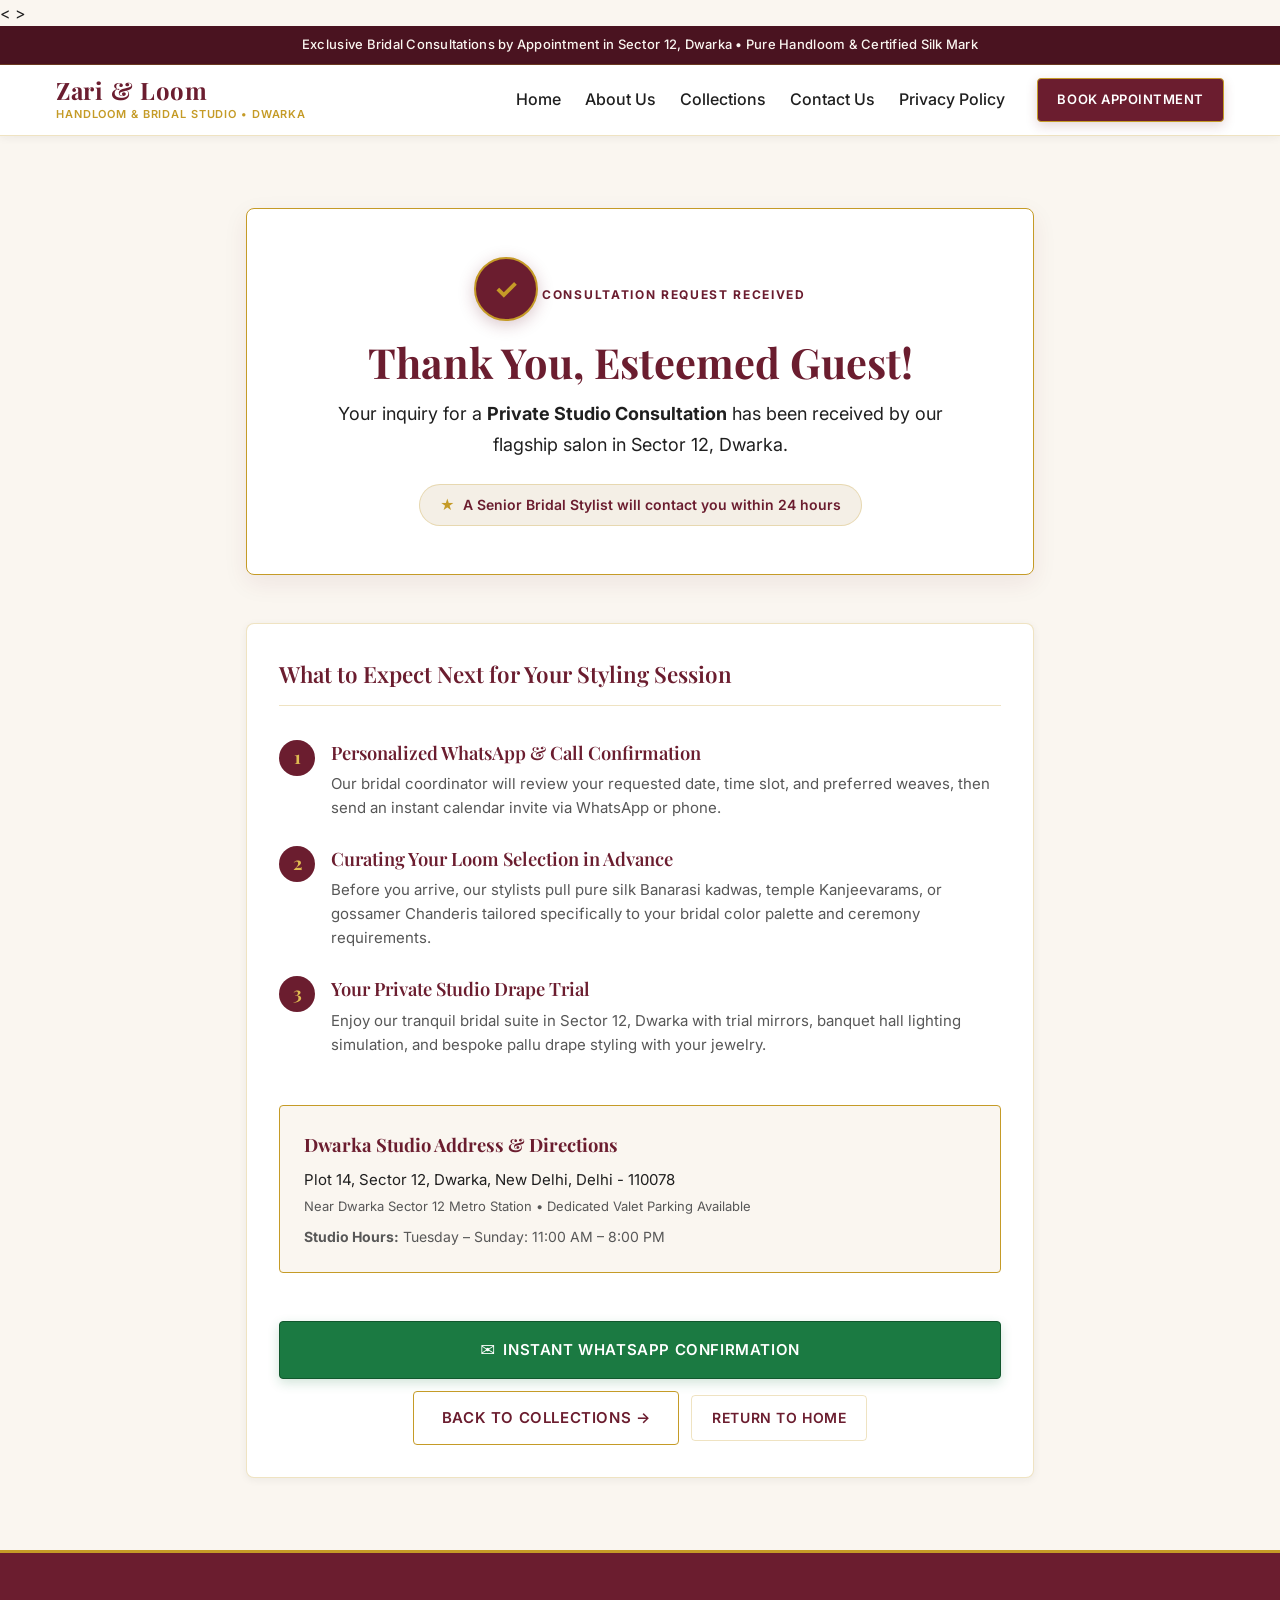
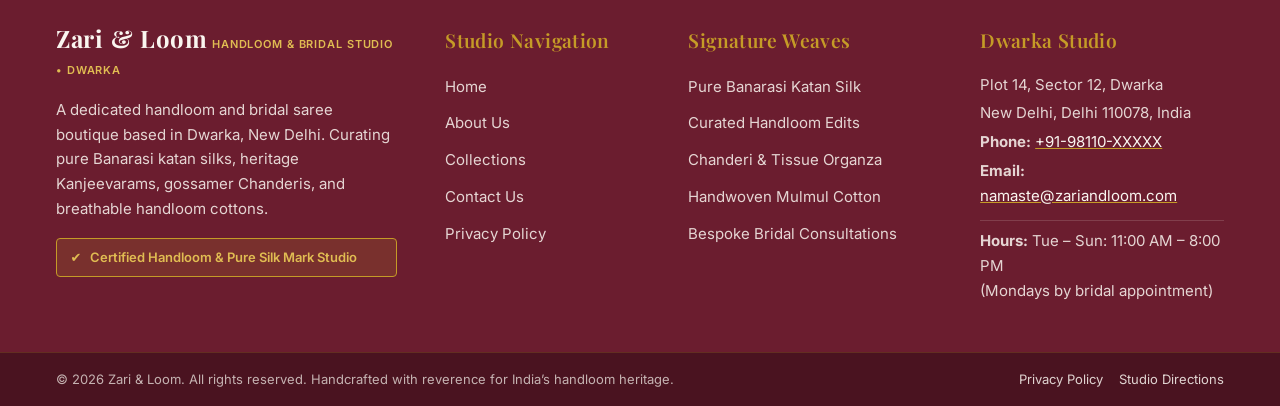
<file: thank-you.html>
<!DOCTYPE html>
<html lang="en">
<head>
  <meta charset="UTF-8">
  <meta name="viewport" content="width=device-width, initial-scale=1.0">
  <title>Thank You for Inquiring | Zari &amp; Loom</title>
  <meta name="description" content="Thank you for contacting Zari &amp; Loom, Dwarka, New Delhi. Our bridal consultant will reach out via call or WhatsApp within 24 hours.">
  <meta name="robots" content="noindex, follow">
  <link rel="canonical" href="https://zariandloom.in/thank-you.html">

  <<!-- Google tag (gtag.js) -->
<script async src="https://www.googletagmanager.com/gtag/js?id=G-GWCHPN2HD2"></script>
<script>
  window.dataLayer = window.dataLayer || [];
  function gtag(){dataLayer.push(arguments);}
  gtag('js', new Date());

  gtag('config', 'G-GWCHPN2HD2');
</script>>

  <!-- Open Graph Meta Tags -->
  <meta property="og:title" content="Thank You for Inquiring | Zari &amp; Loom">
  <meta property="og:description" content="Thank you for contacting Zari &amp; Loom, Dwarka, New Delhi. Our bridal consultant will reach out via call or WhatsApp within 24 hours.">
  <meta property="og:type" content="website">
  <meta property="og:url" content="https://zariandloom.in/thank-you.html">
  <meta property="og:image" content="https://zariandloom.in/assets/images/zari-loom-bridal-og.svg">
  <meta property="og:locale" content="en_IN">
  <meta property="og:site_name" content="Zari &amp; Loom">

  <!-- Fonts & Stylesheet -->
  <link rel="preconnect" href="https://fonts.googleapis.com">
  <link rel="preconnect" href="https://fonts.gstatic.com" crossorigin>
  <link href="https://fonts.googleapis.com/css2?family=Inter:wght@300;400;500;600;700&family=Playfair+Display:ital,wght@0,500;0,600;0,700;1,400&display=swap" rel="stylesheet">
  <link rel="stylesheet" href="style.css">

  <!-- Deferred Script -->
  <script src="script.js" defer></script>
</head>
<body>
  <!-- Accessible Skip Link -->
  <a href="#main-content" class="skip-link">Skip to main content</a>

  <!-- Top Announcement Bar -->
  <aside class="announcement-bar" aria-label="Studio Announcement">
    <div class="container announcement-content">
      <p>Exclusive Bridal Consultations by Appointment in Sector 12, Dwarka • Pure Handloom &amp; Certified Silk Mark</p>
    </div>
  </aside>

  <!-- Reusable Site Header (Identical across all pages) -->
  <header class="site-header">
    <div class="container header-container">
      <a href="index.html" class="brand-logo" aria-label="Zari and Loom Homepage">
        <span class="brand-name">Zari &amp; Loom</span>
        <span class="brand-tagline">Handloom &amp; Bridal Studio • Dwarka</span>
      </a>

      <!-- Mobile Navigation Hamburger Button -->
      <button class="nav-toggle" type="button" aria-expanded="false" aria-controls="primary-navigation" aria-label="Toggle navigation menu">
        <span class="hamburger-bar"></span>
        <span class="hamburger-bar"></span>
        <span class="hamburger-bar"></span>
      </button>

      <!-- Primary Navigation -->
      <nav id="primary-navigation" class="primary-nav" aria-label="Primary site navigation">
        <ul class="nav-list">
          <li><a href="index.html" class="nav-link">Home</a></li>
          <li><a href="about.html" class="nav-link">About Us</a></li>
          <li><a href="collections.html" class="nav-link">Collections</a></li>
          <li><a href="contact.html" class="nav-link">Contact Us</a></li>
          <li><a href="privacy-policy.html" class="nav-link">Privacy Policy</a></li>
        </ul>
        <div class="header-action">
          <a href="contact.html#booking-form" class="btn btn-primary btn-sm">Book Appointment</a>
        </div>
      </nav>
    </div>
  </header>

  <!-- Main Landmark -->
  <main id="main-content">

    <!-- Thank You Hero Section -->
    <section class="thank-you-section section-padding" aria-labelledby="thank-you-heading">
      <div class="container thank-you-container">
        
        <!-- Confirmation Hero Card -->
        <div class="confirmation-card text-center">
          <div class="confirmation-badge" aria-hidden="true">&#10003;</div>
          <span class="eyebrow-tag">Consultation Request Received</span>
          <h1 id="thank-you-heading" class="confirmation-title">
            Thank You, <span id="client-name-display">Esteemed Guest</span>!
          </h1>
          <p class="confirmation-lead" id="confirmation-message">
            Your inquiry for a <strong><span id="consultation-mode-display">Private Studio Consultation</span></strong> has been received by our flagship salon in Sector 12, Dwarka.
          </p>
          <div class="confirmation-pill">
            <span class="pill-icon" aria-hidden="true">&#9733;</span>
            <span>A Senior Bridal Stylist will contact you within 24 hours</span>
          </div>
        </div>

        <!-- Next Steps & Preparation Roadmap -->
        <div class="next-steps-card">
          <h2 class="steps-heading">What to Expect Next for Your Styling Session</h2>
          
          <div class="steps-timeline">
            <div class="step-item">
              <div class="step-indicator">1</div>
              <div class="step-body">
                <h3 class="step-title">Personalized WhatsApp &amp; Call Confirmation</h3>
                <p class="step-desc">
                  Our bridal coordinator will review your requested date, time slot, and preferred weaves, then send an instant calendar invite via WhatsApp or phone.
                </p>
              </div>
            </div>

            <div class="step-item">
              <div class="step-indicator">2</div>
              <div class="step-body">
                <h3 class="step-title">Curating Your Loom Selection in Advance</h3>
                <p class="step-desc">
                  Before you arrive, our stylists pull pure silk Banarasi kadwas, temple Kanjeevarams, or gossamer Chanderis tailored specifically to your bridal color palette and ceremony requirements.
                </p>
              </div>
            </div>

            <div class="step-item">
              <div class="step-indicator">3</div>
              <div class="step-body">
                <h3 class="step-title">Your Private Studio Drape Trial</h3>
                <p class="step-desc">
                  Enjoy our tranquil bridal suite in Sector 12, Dwarka with trial mirrors, banquet hall lighting simulation, and bespoke pallu drape styling with your jewelry.
                </p>
              </div>
            </div>
          </div>

          <!-- Studio Quick Snapshot -->
          <div class="studio-snapshot-box">
            <h3 class="snapshot-title">Dwarka Studio Address &amp; Directions</h3>
            <p class="snapshot-address">
              Plot 14, Sector 12, Dwarka, New Delhi, Delhi - 110078<br>
              <small class="landmark-text">Near Dwarka Sector 12 Metro Station • Dedicated Valet Parking Available</small>
            </p>
            <p class="snapshot-hours">
              <strong>Studio Hours:</strong> Tuesday – Sunday: 11:00 AM – 8:00 PM
            </p>
          </div>

          <!-- Action Buttons Group -->
          <div class="thank-you-actions text-center">
            <a 
              href="https://wa.me/919811000000?text=Namaste%20Zari%20%26%20Loom%2C%20I%20just%20submitted%20my%20consultation%20request%20online%20and%20would%20like%20to%20connect%20with%20a%20bridal%20stylist." 
              class="btn btn-whatsapp" 
              target="_blank" 
              rel="noopener noreferrer"
              aria-label="Confirm on WhatsApp directly">
              <span class="whatsapp-icon" aria-hidden="true">&#9993;</span> Instant WhatsApp Confirmation
            </a>
            <a href="collections.html" class="btn btn-secondary">
              Back to Collections &rarr;
            </a>
            <a href="index.html" class="btn btn-outline-primary">
              Return to Home
            </a>
          </div>

        </div>

      </div>
    </section>

  </main>

  <!-- Reusable Site Footer (Identical across all pages) -->
  <footer class="site-footer">
    <div class="container footer-grid">
      
      <!-- Footer Brand Column -->
      <div class="footer-column footer-brand-col">
        <a href="index.html" class="footer-brand" aria-label="Zari and Loom Homepage">
          <span class="brand-name">Zari &amp; Loom</span>
          <span class="brand-tagline">Handloom &amp; Bridal Studio • Dwarka</span>
        </a>
        <p class="footer-bio">
          A dedicated handloom and bridal saree boutique based in Dwarka, New Delhi. Curating pure Banarasi katan silks, heritage Kanjeevarams, gossamer Chanderis, and breathable handloom cottons.
        </p>
        <div class="footer-silk-badge">
          <span class="silk-badge-icon" aria-hidden="true">&#10004;</span>
          <span>Certified Handloom &amp; Pure Silk Mark Studio</span>
        </div>
      </div>

      <!-- Quick Links Navigation -->
      <nav class="footer-column" aria-label="Footer Quick Links">
        <h3 class="footer-heading">Studio Navigation</h3>
        <ul class="footer-links">
          <li><a href="index.html">Home</a></li>
          <li><a href="about.html">About Us</a></li>
          <li><a href="collections.html">Collections</a></li>
          <li><a href="contact.html">Contact Us</a></li>
          <li><a href="privacy-policy.html">Privacy Policy</a></li>
        </ul>
      </nav>

      <!-- Handloom Weaves Categories -->
      <nav class="footer-column" aria-label="Footer Weaves Navigation">
        <h3 class="footer-heading">Signature Weaves</h3>
        <ul class="footer-links">
          <li><a href="collections.html#banarasi">Pure Banarasi Katan Silk</a></li>
          <li><a href="collections.html">Curated Handloom Edits</a></li>
          <li><a href="collections.html#chanderi">Chanderi &amp; Tissue Organza</a></li>
          <li><a href="collections.html#mulmul">Handwoven Mulmul Cotton</a></li>
          <li><a href="contact.html#booking-form">Bespoke Bridal Consultations</a></li>
        </ul>
      </nav>

      <!-- Studio Location & Contact Column -->
      <div class="footer-column">
        <h3 class="footer-heading">Dwarka Studio</h3>
        <address class="footer-address">
          <p>Plot 14, Sector 12, Dwarka</p>
          <p>New Delhi, Delhi 110078, India</p>
          <p class="footer-contact-row">
            <strong>Phone:</strong> <a href="tel:+919811000000">+91-98110-XXXXX</a>
          </p>
          <p class="footer-contact-row">
            <strong>Email:</strong> <a href="mailto:namaste@zariandloom.com">namaste@zariandloom.com</a>
          </p>
          <p class="footer-hours">
            <strong>Hours:</strong> Tue – Sun: 11:00 AM – 8:00 PM<br>(Mondays by bridal appointment)
          </p>
        </address>
      </div>

    </div>

    <!-- Sub-Footer / Copyright -->
    <div class="sub-footer">
      <div class="container sub-footer-content">
        <p class="copyright-text">
          &copy; 2026 Zari &amp; Loom. All rights reserved. Handcrafted with reverence for India’s handloom heritage.
        </p>
        <ul class="sub-footer-links">
          <li><a href="privacy-policy.html">Privacy Policy</a></li>
          <li><a href="contact.html">Studio Directions</a></li>
        </ul>
      </div>
    </div>
  </footer>

</body>
</html>
</file>
<file: style.css>
/* ==========================================================================
   ZARI & LOOM — BOUTIQUE HANDLOOM & BRIDAL STUDIO, DWARKA, NEW DELHI
   Main Stylesheet: style.css
   Strict adherence to AGENTS.md & design-brief.md
   ========================================================================== */

/* --------------------------------------------------------------------------
   1. CSS Custom Properties (:root)
   -------------------------------------------------------------------------- */
:root {
  /* Brand Core Palette */
  --color-primary: #6B1D2F;          /* Deep Maroon / Crimson Heritage */
  --color-bg: #FAF6F0;               /* Warm Ivory / Raw Silk Canvas */
  --color-accent: #C59B27;           /* Antique Zari Gold / Metallic Accent */
  --color-text: #1F1F1F;             /* Charcoal / Deep Graphite */
  --color-surface: #FFFFFF;          /* Pure White */
  --color-error: #B00020;            /* Crimson Red / Accessible Error */

  /* Alpha and Derivative Tints */
  --color-primary-dark: #4A1320;
  --color-primary-light: #8E2840;
  --color-accent-light: #E0BC52;
  --color-accent-subtle: rgba(197, 155, 39, 0.12);
  --color-border: rgba(197, 155, 39, 0.28);
  --color-text-muted: #575757;
  --color-surface-tinted: #F4EFE6;
  --color-whatsapp: #1B7A42;
  --color-whatsapp-dark: #12572E;

  /* Typography Stacks */
  --font-heading: 'Playfair Display', Georgia, 'Times New Roman', serif;
  --font-body: 'Inter', system-ui, -apple-system, BlinkMacSystemFont, 'Segoe UI', Roboto, sans-serif;

  /* Spacing Scale */
  --space-2xs: 0.25rem;   /* 4px */
  --space-xs:  0.5rem;    /* 8px */
  --space-sm:  0.75rem;   /* 12px */
  --space-md:  1.0rem;    /* 16px */
  --space-lg:  1.5rem;    /* 24px */
  --space-xl:  2.0rem;    /* 32px */
  --space-2xl: 3.0rem;    /* 48px */
  --space-3xl: 4.5rem;    /* 72px */

  /* Radii & Shadows */
  --radius-sm: 4px;
  --radius-md: 8px;
  --radius-lg: 16px;
  --radius-full: 9999px;

  --shadow-subtle: 0 2px 8px rgba(31, 31, 31, 0.06);
  --shadow-card:   0 8px 24px rgba(107, 29, 47, 0.08);
  --shadow-hover:  0 14px 32px rgba(107, 29, 47, 0.14);

  /* Transitions */
  --transition-fast: 0.2s ease-in-out;
  --transition-normal: 0.3s ease-in-out;
}

/* --------------------------------------------------------------------------
   2. Modern Reset & Baseline (Mobile-First 360px+)
   -------------------------------------------------------------------------- */
*, *::before, *::after {
  box-sizing: border-box;
  margin: 0;
  padding: 0;
}

html {
  font-size: 100%; /* 16px */
  scroll-behavior: smooth;
  -webkit-text-size-adjust: 100%;
}

body {
  font-family: var(--font-body);
  font-size: 1rem;
  line-height: 1.65;
  color: var(--color-text);
  background-color: var(--color-bg);
  min-width: 360px;
  overflow-x: hidden;
  position: relative;
}

/* Lock scrolling when mobile navigation drawer is active */
body.nav-open {
  overflow: hidden;
}

img {
  max-width: 100%;
  height: auto;
  display: block;
}

a {
  color: inherit;
  text-decoration: none;
  transition: color var(--transition-fast);
}

ul, ol {
  list-style: none;
}

button, input, textarea, select {
  font: inherit;
  color: inherit;
}

/* Accessible Skip Link */
.skip-link {
  position: absolute;
  top: -100px;
  left: var(--space-md);
  background-color: var(--color-primary);
  color: var(--color-surface);
  padding: var(--space-sm) var(--space-md);
  border-radius: var(--radius-sm);
  z-index: 9999;
  font-weight: 600;
  transition: top var(--transition-fast);
}

.skip-link:focus {
  top: var(--space-md);
  outline: 3px solid var(--color-accent);
}

/* Focus Visible Accessibility */
:focus-visible {
  outline: 2px solid var(--color-primary);
  outline-offset: 3px;
}

/* --------------------------------------------------------------------------
   3. Layout Containers & Grid Helpers
   -------------------------------------------------------------------------- */
.container {
  width: 100%;
  max-width: 1200px;
  margin-inline: auto;
  padding-inline: var(--space-md);
}

.section-padding {
  padding-block: var(--space-2xl);
}

.text-center {
  text-align: center;
}

/* Section Header Typography */
.section-header {
  max-width: 760px;
  margin-inline: auto;
  margin-bottom: var(--space-xl);
}

.eyebrow-tag {
  display: inline-block;
  font-family: var(--font-body);
  font-size: 0.75rem;
  font-weight: 700;
  text-transform: uppercase;
  letter-spacing: 0.14em;
  color: var(--color-primary);
  margin-bottom: var(--space-xs);
  position: relative;
}

.section-title {
  font-family: var(--font-heading);
  font-size: clamp(1.65rem, 3.5vw, 2.35rem);
  font-weight: 600;
  line-height: 1.25;
  color: var(--color-primary);
  margin-bottom: var(--space-sm);
}

.section-subtitle {
  font-size: 1rem;
  color: var(--color-text-muted);
  line-height: 1.6;
}

/* --------------------------------------------------------------------------
   4. Buttons & Interactive Controls
   -------------------------------------------------------------------------- */
.btn {
  display: inline-flex;
  align-items: center;
  justify-content: center;
  gap: var(--space-xs);
  padding: 0.85rem 1.75rem;
  font-family: var(--font-body);
  font-size: 0.9375rem;
  font-weight: 600;
  letter-spacing: 0.04em;
  text-transform: uppercase;
  border-radius: var(--radius-sm);
  cursor: pointer;
  transition: all var(--transition-normal);
  min-height: 44px; /* Accessible tap target */
  text-align: center;
}

.btn-sm {
  padding: 0.55rem 1.2rem;
  font-size: 0.8125rem;
}

.btn-primary {
  background-color: var(--color-primary);
  color: var(--color-surface);
  border: 1px solid var(--color-accent);
  box-shadow: 0 4px 12px rgba(107, 29, 47, 0.18);
}

.btn-primary:hover, .btn-primary:focus-visible {
  background-color: var(--color-primary-dark);
  border-color: var(--color-accent-light);
  box-shadow: 0 6px 16px rgba(107, 29, 47, 0.28);
  transform: translateY(-1px);
}

.btn-secondary {
  background-color: transparent;
  color: var(--color-primary);
  border: 1.5px solid var(--color-accent);
}

.btn-secondary:hover, .btn-secondary:focus-visible {
  background-color: var(--color-accent-subtle);
  border-color: var(--color-primary);
  color: var(--color-primary-dark);
}

.btn-outline-primary {
  background-color: transparent;
  color: var(--color-primary);
  border: 1px solid var(--color-border);
  padding: 0.65rem 1.25rem;
  font-size: 0.875rem;
}

.btn-outline-primary:hover, .btn-outline-primary:focus-visible {
  background-color: var(--color-primary);
  color: var(--color-surface);
  border-color: var(--color-primary);
}

/* --------------------------------------------------------------------------
   5. Top Announcement Bar
   -------------------------------------------------------------------------- */
.announcement-bar {
  background-color: var(--color-primary-dark);
  color: var(--color-bg);
  padding-block: var(--space-xs);
  border-bottom: 1px solid var(--color-border);
  font-size: 0.8125rem;
  letter-spacing: 0.02em;
}

.announcement-content p {
  text-align: center;
  font-weight: 500;
}

/* --------------------------------------------------------------------------
   6. Site Header & Navigation (Identical Across Pages)
   -------------------------------------------------------------------------- */
.site-header {
  background-color: var(--color-surface);
  border-bottom: 1px solid var(--color-border);
  position: sticky;
  top: 0;
  z-index: 1000;
  box-shadow: var(--shadow-subtle);
}

.header-container {
  display: flex;
  align-items: center;
  justify-content: space-between;
  padding-block: var(--space-sm);
  position: relative;
}

/* Brand Logo */
.brand-logo {
  display: flex;
  flex-direction: column;
}

.brand-name {
  font-family: var(--font-heading);
  font-size: 1.5rem;
  font-weight: 700;
  letter-spacing: 0.03em;
  color: var(--color-primary);
  line-height: 1.1;
}

.brand-tagline {
  font-family: var(--font-body);
  font-size: 0.6875rem;
  text-transform: uppercase;
  letter-spacing: 0.08em;
  color: var(--color-accent);
  font-weight: 600;
  margin-top: 2px;
}

/* Mobile Hamburger Toggle */
.nav-toggle {
  display: flex;
  flex-direction: column;
  justify-content: space-around;
  width: 44px;
  height: 44px;
  background: transparent;
  border: 1px solid var(--color-border);
  border-radius: var(--radius-sm);
  padding: 10px 8px;
  cursor: pointer;
  z-index: 1100;
  transition: border-color var(--transition-fast);
}

.nav-toggle:hover {
  border-color: var(--color-primary);
}

.hamburger-bar {
  display: block;
  width: 100%;
  height: 2px;
  background-color: var(--color-primary);
  border-radius: 2px;
  transition: transform var(--transition-normal), opacity var(--transition-normal);
}

/* Hamburger Active Transform */
.nav-toggle[aria-expanded="true"] .hamburger-bar:nth-child(1) {
  transform: translateY(8px) rotate(45deg);
}

.nav-toggle[aria-expanded="true"] .hamburger-bar:nth-child(2) {
  opacity: 0;
}

.nav-toggle[aria-expanded="true"] .hamburger-bar:nth-child(3) {
  transform: translateY(-8px) rotate(-45deg);
}

/* Primary Navigation Drawer (Mobile Default) */
.primary-nav {
  position: absolute;
  top: 100%;
  left: 0;
  width: 100%;
  background-color: var(--color-surface);
  border-bottom: 2px solid var(--color-accent);
  box-shadow: 0 12px 24px rgba(31, 31, 31, 0.12);
  padding: var(--space-lg) var(--space-md);
  display: none;
  flex-direction: column;
  gap: var(--space-md);
  z-index: 1050;
}

.primary-nav.is-open {
  display: flex;
}

.nav-list {
  display: flex;
  flex-direction: column;
  gap: var(--space-sm);
}

.nav-link {
  display: block;
  font-family: var(--font-body);
  font-size: 1rem;
  font-weight: 500;
  color: var(--color-text);
  padding: var(--space-xs) 0;
  border-bottom: 1px solid rgba(197, 155, 39, 0.15);
  transition: color var(--transition-fast), padding-left var(--transition-fast);
}

.nav-link:hover, .nav-link:focus-visible {
  color: var(--color-primary);
  padding-left: var(--space-xs);
}

.nav-link.active {
  color: var(--color-primary);
  font-weight: 700;
  border-bottom-color: var(--color-accent);
}

.header-action {
  margin-top: var(--space-xs);
}

.header-action .btn {
  width: 100%;
}

/* --------------------------------------------------------------------------
   7. Hero Section
   -------------------------------------------------------------------------- */
.hero-section {
  padding-block: var(--space-2xl) var(--space-3xl);
  background: linear-gradient(180deg, var(--color-bg) 0%, var(--color-surface-tinted) 100%);
  border-bottom: 1px solid var(--color-border);
}

.hero-grid {
  display: flex;
  flex-direction: column;
  gap: var(--space-xl);
}

.hero-content {
  display: flex;
  flex-direction: column;
  gap: var(--space-md);
}

.hero-title {
  font-family: var(--font-heading);
  font-size: clamp(2.1rem, 6vw, 3.4rem);
  font-weight: 700;
  line-height: 1.18;
  color: var(--color-primary);
  letter-spacing: -0.01em;
}

.hero-description {
  font-size: 1.0625rem;
  color: var(--color-text);
  line-height: 1.7;
}

.hero-cta-group {
  display: flex;
  flex-direction: column;
  gap: var(--space-sm);
  margin-top: var(--space-xs);
}

/* Trust Bar */
.hero-trust-bar {
  display: flex;
  flex-direction: column;
  gap: var(--space-xs);
  padding-top: var(--space-md);
  border-top: 1px solid var(--color-border);
  margin-top: var(--space-sm);
}

.trust-badge {
  display: flex;
  align-items: center;
  gap: var(--space-xs);
  font-size: 0.875rem;
  font-weight: 600;
  color: var(--color-primary);
}

.trust-icon {
  color: var(--color-accent);
  font-size: 1rem;
}

/* Hero Visual Card */
.hero-visual {
  position: relative;
}

.hero-image-wrapper {
  position: relative;
  border-radius: var(--radius-md);
  overflow: hidden;
  box-shadow: var(--shadow-card);
  border: 1px solid var(--color-border);
  aspect-ratio: 4 / 5;
  background-color: var(--color-surface-tinted);
}

.hero-img {
  width: 100%;
  height: 100%;
  object-fit: cover;
  transition: transform 0.6s ease;
}

.hero-image-wrapper:hover .hero-img {
  transform: scale(1.02);
}

.hero-visual-card {
  position: absolute;
  bottom: var(--space-md);
  left: var(--space-md);
  right: var(--space-md);
  background: rgba(255, 255, 255, 0.94);
  backdrop-filter: blur(8px);
  padding: var(--space-md);
  border-radius: var(--radius-sm);
  border-left: 3px solid var(--color-accent);
  box-shadow: var(--shadow-subtle);
}

.card-eyebrow {
  font-size: 0.6875rem;
  font-weight: 700;
  text-transform: uppercase;
  letter-spacing: 0.1em;
  color: var(--color-accent);
  display: block;
}

.card-title {
  font-family: var(--font-heading);
  font-size: 1.125rem;
  font-weight: 600;
  color: var(--color-primary);
  margin-block: 2px;
}

.card-detail {
  font-size: 0.8125rem;
  color: var(--color-text-muted);
}

/* --------------------------------------------------------------------------
   8. Featured Collections Preview Section
   -------------------------------------------------------------------------- */
.collections-preview-section {
  background-color: var(--color-bg);
}

.collections-grid {
  display: grid;
  grid-template-columns: 1fr;
  gap: var(--space-xl);
  margin-bottom: var(--space-2xl);
}

.collection-card {
  background-color: var(--color-surface);
  border: 1px solid var(--color-border);
  border-radius: var(--radius-md);
  overflow: hidden;
  box-shadow: var(--shadow-card);
  display: flex;
  flex-direction: column;
  transition: transform var(--transition-normal), box-shadow var(--transition-normal);
}

.collection-card:hover {
  transform: translateY(-4px);
  box-shadow: var(--shadow-hover);
}

.card-image-box {
  position: relative;
  aspect-ratio: 4 / 5;
  overflow: hidden;
  background-color: var(--color-surface-tinted);
}

.card-img {
  width: 100%;
  height: 100%;
  object-fit: cover;
  transition: transform 0.5s ease;
}

.collection-card:hover .card-img {
  transform: scale(1.03);
}

.collection-badge {
  position: absolute;
  top: var(--space-md);
  left: var(--space-md);
  background-color: var(--color-primary);
  color: var(--color-surface);
  font-size: 0.75rem;
  font-weight: 600;
  letter-spacing: 0.05em;
  text-transform: uppercase;
  padding: 0.35rem 0.75rem;
  border-radius: var(--radius-sm);
  border: 1px solid var(--color-accent);
}

.card-body {
  padding: var(--space-lg);
  display: flex;
  flex-direction: column;
  flex-grow: 1;
}

.collection-card-title {
  font-family: var(--font-heading);
  font-size: 1.35rem;
  font-weight: 600;
  color: var(--color-primary);
  margin-bottom: var(--space-xs);
}

.card-text {
  font-size: 0.9375rem;
  color: var(--color-text-muted);
  line-height: 1.6;
  margin-bottom: var(--space-md);
  flex-grow: 1;
}

.card-spec-list {
  border-top: 1px solid var(--color-border);
  padding-top: var(--space-sm);
  margin-bottom: var(--space-md);
  display: flex;
  flex-direction: column;
  gap: var(--space-2xs);
  font-size: 0.8125rem;
  color: var(--color-text-muted);
}

.card-spec-list li span {
  font-weight: 600;
  color: var(--color-text);
}

.card-footer .btn {
  width: 100%;
}

.collections-action .btn {
  width: 100%;
  max-width: 320px;
}

/* --------------------------------------------------------------------------
   9. Studio Consultation Section
   -------------------------------------------------------------------------- */
.studio-consultation-section {
  background-color: var(--color-surface);
  border-block: 1px solid var(--color-border);
}

.consultation-grid {
  display: flex;
  flex-direction: column;
  gap: var(--space-xl);
}

.consultation-lead {
  font-size: 1.125rem;
  color: var(--color-text);
  line-height: 1.7;
  margin-bottom: var(--space-lg);
}

.consultation-features {
  display: flex;
  flex-direction: column;
  gap: var(--space-md);
  margin-bottom: var(--space-xl);
}

.feature-item {
  display: flex;
  gap: var(--space-sm);
  align-items: flex-start;
}

.feature-bullet {
  display: flex;
  align-items: center;
  justify-content: center;
  width: 28px;
  height: 28px;
  border-radius: var(--radius-full);
  background-color: var(--color-primary);
  color: var(--color-accent);
  font-size: 0.875rem;
  font-weight: 700;
  flex-shrink: 0;
  margin-top: 2px;
}

.feature-title {
  font-family: var(--font-heading);
  font-size: 1.125rem;
  font-weight: 600;
  color: var(--color-primary);
  margin-bottom: 2px;
}

.feature-desc {
  font-size: 0.9375rem;
  color: var(--color-text-muted);
  line-height: 1.55;
}

.consultation-cta-group {
  display: flex;
  flex-direction: column;
  gap: var(--space-sm);
}

/* Studio Info Box */
.studio-info-card {
  background: var(--color-bg);
  border: 1px solid var(--color-accent);
  border-radius: var(--radius-md);
  padding: var(--space-xl);
  box-shadow: var(--shadow-card);
  position: relative;
}

.card-header-bar {
  display: flex;
  justify-content: space-between;
  align-items: center;
  margin-bottom: var(--space-md);
}

.studio-badge {
  font-size: 0.75rem;
  font-weight: 700;
  letter-spacing: 0.08em;
  text-transform: uppercase;
  color: var(--color-surface);
  background-color: var(--color-primary);
  padding: 0.25rem 0.65rem;
  border-radius: var(--radius-sm);
}

.studio-status {
  font-size: 0.8125rem;
  font-weight: 600;
  color: var(--color-whatsapp);
}

.studio-card-title {
  font-family: var(--font-heading);
  font-size: 1.5rem;
  font-weight: 700;
  color: var(--color-primary);
  margin-bottom: var(--space-xs);
}

.studio-card-address {
  font-style: normal;
  font-size: 0.9375rem;
  line-height: 1.6;
  color: var(--color-text);
  margin-bottom: var(--space-md);
}

.landmark-text {
  display: block;
  color: var(--color-text-muted);
  font-size: 0.8125rem;
  margin-top: 4px;
}

.studio-hours-block {
  border-top: 1px dashed var(--color-border);
  border-bottom: 1px dashed var(--color-border);
  padding-block: var(--space-md);
  margin-bottom: var(--space-md);
  font-size: 0.875rem;
  color: var(--color-text-muted);
}

.hours-heading {
  font-family: var(--font-body);
  font-size: 0.8125rem;
  font-weight: 700;
  text-transform: uppercase;
  letter-spacing: 0.06em;
  color: var(--color-primary);
  margin-bottom: 4px;
}

.studio-direct-contact {
  display: flex;
  flex-direction: column;
  gap: var(--space-xs);
}

.direct-link {
  display: flex;
  align-items: center;
  gap: var(--space-xs);
  font-size: 0.9375rem;
  font-weight: 600;
  color: var(--color-primary);
  padding: var(--space-xs) 0;
}

.direct-link:hover {
  color: var(--color-accent);
}

.whatsapp-link {
  color: var(--color-whatsapp);
}

.whatsapp-link:hover {
  color: var(--color-whatsapp-dark);
}

/* --------------------------------------------------------------------------
   10. Craftsmanship Pillars Section
   -------------------------------------------------------------------------- */
.craft-pillars-section {
  background-color: var(--color-bg);
}

.pillars-grid {
  display: grid;
  grid-template-columns: 1fr;
  gap: var(--space-lg);
}

.pillar-card {
  background-color: var(--color-surface);
  border: 1px solid var(--color-border);
  border-radius: var(--radius-md);
  padding: var(--space-xl);
  text-align: center;
  box-shadow: var(--shadow-subtle);
  transition: transform var(--transition-normal);
}

.pillar-card:hover {
  transform: translateY(-3px);
}

.pillar-icon {
  font-size: 1.75rem;
  color: var(--color-accent);
  margin-bottom: var(--space-sm);
}

.pillar-title {
  font-family: var(--font-heading);
  font-size: 1.25rem;
  font-weight: 600;
  color: var(--color-primary);
  margin-bottom: var(--space-xs);
}

.pillar-desc {
  font-size: 0.9375rem;
  color: var(--color-text-muted);
  line-height: 1.6;
}

/* --------------------------------------------------------------------------
   11. Site Footer (Identical Across Pages)
   -------------------------------------------------------------------------- */
.site-footer {
  background-color: var(--color-primary);
  color: var(--color-bg);
  border-top: 3px solid var(--color-accent);
}

.footer-grid {
  display: grid;
  grid-template-columns: 1fr;
  gap: var(--space-xl);
  padding-block: var(--space-3xl) var(--space-2xl);
}

.footer-brand-col {
  display: flex;
  flex-direction: column;
  gap: var(--space-md);
}

.footer-brand .brand-name {
  color: var(--color-bg);
}

.footer-brand .brand-tagline {
  color: var(--color-accent-light);
}

.footer-bio {
  font-size: 0.9375rem;
  line-height: 1.65;
  color: rgba(250, 246, 240, 0.85);
}

.footer-silk-badge {
  display: inline-flex;
  align-items: center;
  gap: var(--space-xs);
  background: rgba(197, 155, 39, 0.15);
  border: 1px solid var(--color-accent);
  padding: 0.5rem 0.85rem;
  border-radius: var(--radius-sm);
  font-size: 0.8125rem;
  font-weight: 600;
  color: var(--color-accent-light);
}

.silk-badge-icon {
  color: var(--color-accent-light);
}

.footer-heading {
  font-family: var(--font-heading);
  font-size: 1.2rem;
  font-weight: 600;
  color: var(--color-accent);
  margin-bottom: var(--space-md);
  letter-spacing: 0.02em;
}

.footer-links {
  display: flex;
  flex-direction: column;
  gap: var(--space-xs);
}

.footer-links a {
  font-size: 0.9375rem;
  color: rgba(250, 246, 240, 0.85);
  display: inline-block;
  padding-block: 2px;
  transition: color var(--transition-fast), transform var(--transition-fast);
}

.footer-links a:hover, .footer-links a:focus-visible {
  color: var(--color-accent-light);
  transform: translateX(4px);
}

.footer-address {
  font-style: normal;
  font-size: 0.9375rem;
  color: rgba(250, 246, 240, 0.85);
  line-height: 1.65;
  display: flex;
  flex-direction: column;
  gap: var(--space-2xs);
}

.footer-address a {
  color: var(--color-bg);
  text-decoration: underline;
  text-decoration-color: var(--color-accent);
}

.footer-hours {
  margin-top: var(--space-xs);
  padding-top: var(--space-xs);
  border-top: 1px solid rgba(250, 246, 240, 0.15);
}

/* Sub-Footer */
.sub-footer {
  background-color: var(--color-primary-dark);
  border-top: 1px solid rgba(197, 155, 39, 0.2);
  padding-block: var(--space-md);
}

.sub-footer-content {
  display: flex;
  flex-direction: column;
  gap: var(--space-xs);
  align-items: center;
  text-align: center;
  font-size: 0.8125rem;
  color: rgba(250, 246, 240, 0.7);
}

.sub-footer-links {
  display: flex;
  gap: var(--space-md);
}

.sub-footer-links a {
  color: rgba(250, 246, 240, 0.85);
}

.sub-footer-links a:hover {
  color: var(--color-accent-light);
}

/* --------------------------------------------------------------------------
   12. Responsive Breakpoints (Progressive Enhancement)
   -------------------------------------------------------------------------- */

/* Small Tablets / Large Phones (576px+) */
@media (min-width: 576px) {
  .hero-cta-group {
    flex-direction: row;
  }

  .consultation-cta-group {
    flex-direction: row;
  }

  .sub-footer-content {
    flex-direction: row;
    justify-content: space-between;
  }
}

/* Medium Tablets (768px+) */
@media (min-width: 768px) {
  .section-padding {
    padding-block: var(--space-3xl);
  }

  .collections-grid {
    grid-template-columns: repeat(2, 1fr);
  }

  .collections-grid .collection-card:last-child {
    grid-column: span 2;
    max-width: 580px;
    margin-inline: auto;
    width: 100%;
  }

  .pillars-grid {
    grid-template-columns: repeat(3, 1fr);
  }

  .footer-grid {
    grid-template-columns: repeat(2, 1fr);
  }
}

/* Desktop & Laptops (992px+) */
@media (min-width: 992px) {
  /* Disable Hamburger, Display Horizontal Navigation */
  .nav-toggle {
    display: none;
  }

  .primary-nav {
    position: static;
    display: flex;
    flex-direction: row;
    align-items: center;
    background: transparent;
    border: none;
    box-shadow: none;
    padding: 0;
    width: auto;
    gap: var(--space-xl);
  }

  .nav-list {
    flex-direction: row;
    gap: var(--space-lg);
  }

  .nav-link {
    padding: var(--space-xs) 0;
    border-bottom: 2px solid transparent;
    position: relative;
  }

  .nav-link:hover, .nav-link:focus-visible {
    padding-left: 0;
    color: var(--color-primary);
  }

  .nav-link.active {
    border-bottom-color: var(--color-accent);
  }

  .header-action {
    margin-top: 0;
  }

  .header-action .btn {
    width: auto;
  }

  /* Hero Section 2-Column Desktop Grid */
  .hero-grid {
    display: grid;
    grid-template-columns: 1.15fr 0.85fr;
    align-items: center;
    gap: var(--space-2xl);
  }

  .hero-trust-bar {
    flex-direction: row;
    gap: var(--space-lg);
  }

  /* Collections 3-Column Desktop Grid */
  .collections-grid {
    grid-template-columns: repeat(3, 1fr);
  }

  .collections-grid .collection-card:last-child {
    grid-column: span 1;
    max-width: none;
  }

  /* Studio Consultation 2-Column Grid */
  .consultation-grid {
    display: grid;
    grid-template-columns: 1.1fr 0.9fr;
    align-items: center;
    gap: var(--space-2xl);
  }

  /* Footer 4-Column Layout */
  .footer-grid {
    grid-template-columns: 1.4fr 0.8fr 1fr 1fr;
    gap: var(--space-2xl);
  }
}

/* Large Screens (1200px+) */
@media (min-width: 1200px) {
  .hero-title {
    font-size: 3.25rem;
  }
}

/* --------------------------------------------------------------------------
   13. Form & Inline Validation Utility Classes (for contact/booking)
   -------------------------------------------------------------------------- */
.form-group {
  display: flex;
  flex-direction: column;
  gap: var(--space-2xs);
  margin-bottom: var(--space-md);
}

.form-label {
  font-weight: 600;
  font-size: 0.875rem;
  color: var(--color-text);
}

.form-input, .form-select, .form-textarea {
  width: 100%;
  padding: 0.75rem 1rem;
  border: 1px solid var(--color-border);
  border-radius: var(--radius-sm);
  background-color: var(--color-surface);
  color: var(--color-text);
  font-size: 0.9375rem;
  transition: border-color var(--transition-fast), box-shadow var(--transition-fast);
}

.form-input:focus, .form-select:focus, .form-textarea:focus {
  border-color: var(--color-primary);
  outline: 2px solid var(--color-primary);
  outline-offset: 1px;
}

.form-input[aria-invalid="true"],
.form-select[aria-invalid="true"],
.form-textarea[aria-invalid="true"] {
  border-color: var(--color-error);
  background-color: var(--color-bg);
}

.form-error {
  display: block;
  font-size: 0.8125rem;
  color: var(--color-error);
  font-weight: 500;
  margin-top: 4px;
}

/* --------------------------------------------------------------------------
   14. About Us Page Specific Styles
   -------------------------------------------------------------------------- */
.about-hero-section {
  padding-block: var(--space-3xl) var(--space-2xl);
  background: linear-gradient(180deg, var(--color-bg) 0%, var(--color-surface-tinted) 100%);
  border-bottom: 1px solid var(--color-border);
}

.about-hero-lead {
  max-width: 820px;
  margin-inline: auto;
  font-size: 1.125rem;
  line-height: 1.7;
  color: var(--color-text);
  margin-top: var(--space-sm);
}

.about-grid {
  display: grid;
  grid-template-columns: 1fr;
  gap: var(--space-2xl);
  align-items: center;
}

.story-paragraph {
  font-size: 1.0625rem;
  line-height: 1.75;
  color: var(--color-text);
  margin-bottom: var(--space-md);
}

.quote-box {
  background-color: var(--color-surface);
  border-left: 4px solid var(--color-accent);
  padding: var(--space-lg);
  border-radius: var(--radius-sm);
  box-shadow: var(--shadow-subtle);
  margin-top: var(--space-lg);
}

.story-quote {
  font-family: var(--font-heading);
  font-size: 1.15rem;
  font-style: italic;
  color: var(--color-primary);
  line-height: 1.5;
  margin-bottom: var(--space-xs);
}

.quote-author {
  font-family: var(--font-body);
  font-size: 0.8125rem;
  font-weight: 600;
  text-transform: uppercase;
  letter-spacing: 0.08em;
  color: var(--color-accent);
}

.visual-frame {
  position: relative;
  border-radius: var(--radius-md);
  overflow: hidden;
  box-shadow: var(--shadow-card);
  border: 1px solid var(--color-border);
  aspect-ratio: 4 / 5;
  background-color: var(--color-surface-tinted);
}

.story-img {
  width: 100%;
  height: 100%;
  object-fit: cover;
  transition: transform 0.5s ease;
}

.visual-frame:hover .story-img {
  transform: scale(1.02);
}

.visual-caption-badge {
  position: absolute;
  bottom: var(--space-md);
  left: var(--space-md);
  right: var(--space-md);
  background: var(--color-surface);
  padding: var(--space-md);
  border-radius: var(--radius-sm);
  border-left: 3px solid var(--color-primary);
  box-shadow: var(--shadow-subtle);
}

.badge-title {
  font-size: 0.75rem;
  font-weight: 700;
  text-transform: uppercase;
  letter-spacing: 0.1em;
  color: var(--color-primary);
  display: block;
}

.badge-text {
  font-size: 0.875rem;
  color: var(--color-text);
  font-weight: 600;
}

/* Weaver Guilds Grid */
.weaver-guilds-section {
  background-color: var(--color-surface);
  border-block: 1px solid var(--color-border);
}

.guilds-grid {
  display: grid;
  grid-template-columns: 1fr;
  gap: var(--space-xl);
}

.guild-card {
  background-color: var(--color-bg);
  border: 1px solid var(--color-border);
  border-radius: var(--radius-md);
  padding: var(--space-xl);
  box-shadow: var(--shadow-card);
  display: flex;
  flex-direction: column;
  transition: transform var(--transition-normal);
}

.guild-card:hover {
  transform: translateY(-4px);
}

.guild-card-header {
  margin-bottom: var(--space-sm);
}

.guild-location {
  font-size: 0.75rem;
  font-weight: 700;
  text-transform: uppercase;
  letter-spacing: 0.12em;
  color: var(--color-accent);
  display: block;
  margin-bottom: var(--space-2xs);
}

.guild-title {
  font-family: var(--font-heading);
  font-size: 1.35rem;
  font-weight: 600;
  color: var(--color-primary);
}

.guild-description {
  font-size: 0.9375rem;
  color: var(--color-text);
  line-height: 1.65;
  margin-bottom: var(--space-md);
  flex-grow: 1;
}

.guild-spec-list {
  border-top: 1px solid var(--color-border);
  padding-top: var(--space-sm);
  display: flex;
  flex-direction: column;
  gap: var(--space-2xs);
  font-size: 0.8125rem;
  color: var(--color-text-muted);
}

.guild-spec-list li strong {
  color: var(--color-text);
}

/* Authenticity Guarantee */
.authenticity-section {
  background-color: var(--color-bg);
}

.authenticity-grid {
  display: grid;
  grid-template-columns: 1fr;
  gap: var(--space-2xl);
  align-items: center;
}

.authenticity-lead {
  font-size: 1.125rem;
  line-height: 1.7;
  color: var(--color-text);
  margin-bottom: var(--space-lg);
}

.authenticity-badges-list {
  display: flex;
  flex-direction: column;
  gap: var(--space-md);
}

.auth-item {
  display: flex;
  gap: var(--space-sm);
  align-items: flex-start;
}

.auth-icon {
  display: flex;
  align-items: center;
  justify-content: center;
  width: 28px;
  height: 28px;
  border-radius: var(--radius-full);
  background-color: var(--color-primary);
  color: var(--color-accent);
  font-size: 0.875rem;
  font-weight: 700;
  flex-shrink: 0;
  margin-top: 2px;
}

.auth-title {
  font-family: var(--font-heading);
  font-size: 1.125rem;
  font-weight: 600;
  color: var(--color-primary);
  margin-bottom: 2px;
}

.auth-desc {
  font-size: 0.9375rem;
  color: var(--color-text-muted);
  line-height: 1.55;
}

.guarantee-card {
  background-color: var(--color-surface);
  border: 1.5px solid var(--color-accent);
  border-radius: var(--radius-md);
  padding: var(--space-xl);
  box-shadow: var(--shadow-card);
  position: relative;
}

.guarantee-header {
  display: flex;
  align-items: center;
  gap: var(--space-xs);
  margin-bottom: var(--space-sm);
}

.guarantee-emblem {
  color: var(--color-accent);
  font-size: 1.5rem;
}

.guarantee-card-title {
  font-family: var(--font-heading);
  font-size: 1.4rem;
  font-weight: 700;
  color: var(--color-primary);
}

.guarantee-text {
  font-size: 0.9375rem;
  color: var(--color-text);
  margin-bottom: var(--space-md);
}

.guarantee-points {
  display: flex;
  flex-direction: column;
  gap: var(--space-xs);
  font-size: 0.875rem;
  color: var(--color-text);
  margin-bottom: var(--space-lg);
  padding-left: var(--space-md);
}

.guarantee-points li {
  list-style-type: disc;
}

.guarantee-footer {
  border-top: 1px dashed var(--color-border);
  padding-top: var(--space-sm);
  text-align: center;
}

.studio-signature {
  font-family: var(--font-heading);
  font-size: 0.9375rem;
  font-style: italic;
  color: var(--color-accent);
  letter-spacing: 0.04em;
}

/* Studio Experience 3-Step Cards */
.studio-experience-section {
  background-color: var(--color-surface-tinted);
  border-top: 1px solid var(--color-border);
}

.experience-grid {
  display: grid;
  grid-template-columns: 1fr;
  gap: var(--space-lg);
  margin-bottom: var(--space-2xl);
}

.experience-card {
  background-color: var(--color-surface);
  border: 1px solid var(--color-border);
  border-radius: var(--radius-md);
  padding: var(--space-xl);
  box-shadow: var(--shadow-subtle);
  position: relative;
}

.experience-number {
  font-family: var(--font-heading);
  font-size: 2.25rem;
  font-weight: 700;
  color: var(--color-accent);
  line-height: 1;
  margin-bottom: var(--space-xs);
}

.experience-title {
  font-family: var(--font-heading);
  font-size: 1.25rem;
  font-weight: 600;
  color: var(--color-primary);
  margin-bottom: var(--space-xs);
}

.experience-text {
  font-size: 0.9375rem;
  color: var(--color-text-muted);
  line-height: 1.6;
}

.experience-cta-wrap {
  display: flex;
  flex-direction: column;
  gap: var(--space-sm);
  align-items: center;
  justify-content: center;
}

/* --------------------------------------------------------------------------
   15. Collections Page & Filter Styles
   -------------------------------------------------------------------------- */
.collections-hero-section {
  padding-block: var(--space-3xl) var(--space-2xl);
  background: linear-gradient(180deg, var(--color-bg) 0%, var(--color-surface-tinted) 100%);
  border-bottom: 1px solid var(--color-border);
}

.collections-hero-lead {
  max-width: 820px;
  margin-inline: auto;
  font-size: 1.125rem;
  line-height: 1.7;
  color: var(--color-text);
  margin-top: var(--space-sm);
}

.catalog-section {
  background-color: var(--color-bg);
}

/* Interactive Filter Bar */
.filter-wrapper {
  display: flex;
  flex-wrap: wrap;
  gap: var(--space-xs);
  justify-content: center;
  margin-bottom: var(--space-2xl);
}

.filter-btn {
  background-color: var(--color-surface);
  color: var(--color-text);
  border: 1px solid var(--color-border);
  border-radius: var(--radius-full);
  padding: 0.65rem 1.35rem;
  font-family: var(--font-body);
  font-size: 0.875rem;
  font-weight: 600;
  cursor: pointer;
  transition: all var(--transition-fast);
  min-height: 44px;
}

.filter-btn:hover, .filter-btn:focus-visible {
  border-color: var(--color-primary);
  color: var(--color-primary);
  background-color: var(--color-surface-tinted);
}

.filter-btn.active, .filter-btn[aria-pressed="true"] {
  background-color: var(--color-primary);
  color: var(--color-surface);
  border-color: var(--color-accent);
  box-shadow: 0 4px 12px rgba(107, 29, 47, 0.25);
}

/* Saree Grid (9 Items) */
.saree-grid {
  display: grid;
  grid-template-columns: 1fr;
  gap: var(--space-xl);
  margin-bottom: var(--space-3xl);
}

.saree-card {
  background-color: var(--color-surface);
  border: 1px solid var(--color-border);
  border-radius: var(--radius-md);
  overflow: hidden;
  box-shadow: var(--shadow-card);
  display: flex;
  flex-direction: column;
  transition: transform var(--transition-normal), box-shadow var(--transition-normal), opacity 0.3s ease;
}

.saree-card.is-hidden {
  display: none !important;
}

.saree-card:hover {
  transform: translateY(-5px);
  box-shadow: var(--shadow-hover);
}

.saree-image-box {
  position: relative;
  aspect-ratio: 4 / 5;
  overflow: hidden;
  background-color: var(--color-surface-tinted);
}

.saree-img {
  width: 100%;
  height: 100%;
  object-fit: cover;
  transition: transform 0.5s ease;
}

.saree-card:hover .saree-img {
  transform: scale(1.03);
}

.saree-badge {
  position: absolute;
  top: var(--space-md);
  left: var(--space-md);
  background-color: var(--color-primary);
  color: var(--color-surface);
  font-size: 0.6875rem;
  font-weight: 700;
  letter-spacing: 0.08em;
  text-transform: uppercase;
  padding: 0.35rem 0.65rem;
  border-radius: var(--radius-sm);
  border: 1px solid var(--color-accent);
}

.saree-price {
  position: absolute;
  bottom: var(--space-md);
  right: var(--space-md);
  background: var(--color-surface);
  color: var(--color-primary);
  font-family: var(--font-heading);
  font-size: 1.15rem;
  font-weight: 700;
  padding: 0.35rem 0.85rem;
  border-radius: var(--radius-sm);
  border: 1px solid var(--color-border);
  box-shadow: var(--shadow-subtle);
}

.saree-card-body {
  padding: var(--space-lg);
  display: flex;
  flex-direction: column;
  flex-grow: 1;
}

.saree-cluster-tag {
  font-size: 0.6875rem;
  font-weight: 700;
  text-transform: uppercase;
  letter-spacing: 0.12em;
  color: var(--color-accent);
  margin-bottom: var(--space-2xs);
}

.saree-title {
  font-family: var(--font-heading);
  font-size: 1.25rem;
  font-weight: 600;
  color: var(--color-primary);
  line-height: 1.3;
  margin-bottom: var(--space-xs);
}

.saree-desc {
  font-size: 0.9375rem;
  color: var(--color-text);
  line-height: 1.6;
  margin-bottom: var(--space-md);
  flex-grow: 1;
}

.saree-specs {
  border-top: 1px solid var(--color-border);
  padding-top: var(--space-sm);
  margin-bottom: var(--space-md);
  display: flex;
  flex-direction: column;
  gap: var(--space-2xs);
  font-size: 0.8125rem;
  color: var(--color-text-muted);
}

.saree-specs li span {
  font-weight: 600;
  color: var(--color-text);
}

.saree-card-action {
  margin-top: auto;
}

.btn-block {
  width: 100%;
}

/* Collections Consultation Callout Banner */
.collections-consultation-banner {
  background: linear-gradient(135deg, var(--color-primary) 0%, var(--color-primary-dark) 100%);
  color: var(--color-bg);
  border: 2px solid var(--color-accent);
  border-radius: var(--radius-md);
  padding: var(--space-2xl) var(--space-xl);
  display: flex;
  flex-direction: column;
  gap: var(--space-lg);
  align-items: center;
  text-align: center;
  box-shadow: var(--shadow-card);
}

.banner-title {
  font-family: var(--font-heading);
  font-size: 1.6rem;
  font-weight: 700;
  color: var(--color-accent-light);
  margin-bottom: var(--space-xs);
}

.banner-desc {
  font-size: 1rem;
  color: var(--color-bg);
  max-width: 650px;
  line-height: 1.6;
}

/* --------------------------------------------------------------------------
   16. Privacy Policy Specific Styles
   -------------------------------------------------------------------------- */
.privacy-hero-section {
  padding-block: var(--space-3xl) var(--space-2xl);
  background: linear-gradient(180deg, var(--color-bg) 0%, var(--color-surface-tinted) 100%);
  border-bottom: 1px solid var(--color-border);
}

.privacy-hero-lead {
  max-width: 820px;
  margin-inline: auto;
  font-size: 1rem;
  line-height: 1.65;
  color: var(--color-text-muted);
  margin-top: var(--space-sm);
}

.privacy-container {
  max-width: 880px;
}

.policy-highlight-card {
  background-color: var(--color-surface);
  border: 1px solid var(--color-accent);
  border-left: 5px solid var(--color-primary);
  border-radius: var(--radius-sm);
  padding: var(--space-lg);
  box-shadow: var(--shadow-subtle);
  margin-bottom: var(--space-2xl);
}

.highlight-title {
  font-family: var(--font-heading);
  font-size: 1.25rem;
  font-weight: 700;
  color: var(--color-primary);
  margin-bottom: var(--space-xs);
}

.highlight-text {
  font-size: 0.9375rem;
  color: var(--color-text);
  line-height: 1.65;
}

.policy-article {
  display: flex;
  flex-direction: column;
  gap: var(--space-2xl);
}

.policy-block {
  background-color: var(--color-surface);
  border: 1px solid var(--color-border);
  border-radius: var(--radius-md);
  padding: var(--space-xl);
  box-shadow: var(--shadow-subtle);
}

.policy-section-title {
  font-family: var(--font-heading);
  font-size: 1.35rem;
  font-weight: 600;
  color: var(--color-primary);
  margin-bottom: var(--space-sm);
  border-bottom: 1px solid var(--color-border);
  padding-bottom: var(--space-xs);
}

.policy-block p {
  font-size: 0.9375rem;
  line-height: 1.7;
  color: var(--color-text);
  margin-bottom: var(--space-sm);
}

.policy-block p:last-child {
  margin-bottom: 0;
}

.policy-list {
  display: flex;
  flex-direction: column;
  gap: var(--space-xs);
  margin-top: var(--space-sm);
  padding-left: var(--space-md);
}

.policy-list li {
  list-style-type: disc;
  font-size: 0.9375rem;
  line-height: 1.65;
  color: var(--color-text);
}

/* Legal DPDP Table */
.policy-table-wrapper {
  overflow-x: auto;
  margin-top: var(--space-md);
  border: 1px solid var(--color-border);
  border-radius: var(--radius-sm);
}

.policy-table {
  width: 100%;
  border-collapse: collapse;
  font-size: 0.875rem;
  text-align: left;
}

.policy-table th {
  background-color: var(--color-primary);
  color: var(--color-surface);
  padding: var(--space-sm) var(--space-md);
  font-family: var(--font-body);
  font-weight: 600;
}

.policy-table td {
  padding: var(--space-sm) var(--space-md);
  border-top: 1px solid var(--color-border);
  color: var(--color-text);
  vertical-align: top;
}

.policy-table tr:nth-child(even) {
  background-color: var(--color-surface-tinted);
}

/* Rights Grid */
.rights-grid {
  display: grid;
  grid-template-columns: 1fr;
  gap: var(--space-md);
  margin-top: var(--space-md);
}

.right-card {
  background-color: var(--color-bg);
  border: 1px solid var(--color-border);
  border-radius: var(--radius-sm);
  padding: var(--space-md);
}

.right-title {
  font-family: var(--font-heading);
  font-size: 1.05rem;
  font-weight: 600;
  color: var(--color-primary);
  margin-bottom: 4px;
}

.right-card p {
  font-size: 0.875rem;
  color: var(--color-text-muted);
  line-height: 1.5;
  margin-bottom: 0;
}

/* Grievance Officer Box */
.grievance-contact-box {
  background-color: var(--color-bg);
  border: 1.5px solid var(--color-accent);
  border-radius: var(--radius-md);
  padding: var(--space-lg);
  margin-top: var(--space-md);
}

.grievance-title {
  font-family: var(--font-heading);
  font-size: 1.2rem;
  font-weight: 700;
  color: var(--color-primary);
  margin-bottom: var(--space-xs);
}

.grievance-contact-box p {
  font-size: 0.9375rem;
  line-height: 1.6;
  margin-bottom: 4px;
}

.grievance-contact-box a {
  color: var(--color-primary);
  font-weight: 600;
  text-decoration: underline;
  text-decoration-color: var(--color-accent);
}

.turnaround-note {
  margin-top: var(--space-sm) !important;
  padding-top: var(--space-sm);
  border-top: 1px dashed var(--color-border);
  color: var(--color-primary-dark);
}

.policy-footer-action {
  margin-top: var(--space-3xl);
  display: flex;
  flex-direction: column;
  gap: var(--space-sm);
  justify-content: center;
  align-items: center;
}

/* Visually Hidden Utility for A11y */
.visually-hidden {
  position: absolute;
  width: 1px;
  height: 1px;
  padding: 0;
  margin: -1px;
  overflow: hidden;
  clip: rect(0, 0, 0, 0);
  white-space: nowrap;
  border: 0;
}

/* --------------------------------------------------------------------------
   17. Responsive Breakpoint Extensions for Subpages
   -------------------------------------------------------------------------- */
@media (min-width: 576px) {
  .experience-cta-wrap {
    flex-direction: row;
  }

  .policy-footer-action {
    flex-direction: row;
  }

  .rights-grid {
    grid-template-columns: repeat(2, 1fr);
  }
}

@media (min-width: 768px) {
  .about-grid {
    grid-template-columns: 1.15fr 0.85fr;
  }

  .guilds-grid {
    grid-template-columns: repeat(2, 1fr);
  }

  .guilds-grid .guild-card:last-child {
    grid-column: span 2;
  }

  .authenticity-grid {
    grid-template-columns: 1.1fr 0.9fr;
  }

  .experience-grid {
    grid-template-columns: repeat(3, 1fr);
  }

  .saree-grid {
    grid-template-columns: repeat(2, 1fr);
  }

  .collections-consultation-banner {
    flex-direction: row;
    text-align: left;
    justify-content: space-between;
  }
}

@media (min-width: 992px) {
  .guilds-grid {
    grid-template-columns: repeat(3, 1fr);
  }

  .guilds-grid .guild-card:last-child {
    grid-column: span 1;
  }

  .saree-grid {
    grid-template-columns: repeat(3, 1fr);
  }
}

/* --------------------------------------------------------------------------
   18. Contact Page Specific Styles (NAP Studio Card & Booking Form)
   -------------------------------------------------------------------------- */
.contact-hero-section {
  padding-block: var(--space-3xl) var(--space-2xl);
  background: linear-gradient(180deg, var(--color-bg) 0%, var(--color-surface-tinted) 100%);
  border-bottom: 1px solid var(--color-border);
}

.contact-hero-lead {
  max-width: 820px;
  margin-inline: auto;
  font-size: 1.125rem;
  line-height: 1.7;
  color: var(--color-text);
  margin-top: var(--space-sm);
}

.contact-layout-section {
  background-color: var(--color-bg);
}

.contact-grid {
  display: grid;
  grid-template-columns: 1fr;
  gap: var(--space-2xl);
  align-items: flex-start;
}

/* Studio NAP Information Card */
.studio-nap-card {
  background-color: var(--color-surface);
  border: 1px solid var(--color-border);
  border-radius: var(--radius-md);
  padding: var(--space-xl);
  box-shadow: var(--shadow-card);
  position: relative;
}

.studio-nap-title {
  font-family: var(--font-heading);
  font-size: 1.6rem;
  font-weight: 700;
  color: var(--color-primary);
  line-height: 1.25;
  margin-bottom: 4px;
}

.studio-nap-tagline {
  font-size: 0.875rem;
  color: var(--color-text-muted);
  margin-bottom: var(--space-lg);
  font-style: italic;
}

.nap-address-block {
  font-style: normal;
  display: flex;
  flex-direction: column;
  gap: var(--space-md);
  border-top: 1px solid var(--color-border);
  border-bottom: 1px solid var(--color-border);
  padding-block: var(--space-lg);
  margin-bottom: var(--space-lg);
}

.nap-item {
  display: flex;
  gap: var(--space-sm);
  align-items: flex-start;
}

.nap-icon {
  color: var(--color-accent);
  font-size: 0.75rem;
  margin-top: 6px;
  flex-shrink: 0;
}

.nap-text strong {
  display: block;
  font-family: var(--font-body);
  font-size: 0.8125rem;
  text-transform: uppercase;
  letter-spacing: 0.08em;
  color: var(--color-primary);
  margin-bottom: 2px;
}

.nap-text p {
  font-size: 0.9375rem;
  color: var(--color-text);
  line-height: 1.5;
  margin-bottom: 0;
}

.nap-link {
  color: var(--color-primary);
  font-weight: 600;
  text-decoration: underline;
  text-decoration-color: var(--color-accent);
}

.nap-link:hover {
  color: var(--color-accent);
}

.nap-subtext, .landmark-note {
  display: block;
  font-size: 0.8125rem;
  color: var(--color-text-muted);
  margin-top: 2px;
}

/* WhatsApp CTA Card */
.whatsapp-cta-card {
  background: var(--color-surface-tinted);
  border: 1px solid var(--color-accent);
  border-radius: var(--radius-sm);
  padding: var(--space-lg);
  margin-bottom: var(--space-lg);
}

.whatsapp-card-title {
  font-family: var(--font-heading);
  font-size: 1.15rem;
  font-weight: 600;
  color: var(--color-primary);
  margin-bottom: 4px;
}

.whatsapp-card-desc {
  font-size: 0.875rem;
  color: var(--color-text-muted);
  line-height: 1.55;
  margin-bottom: var(--space-md);
}

.btn-whatsapp {
  display: inline-flex;
  align-items: center;
  justify-content: center;
  gap: var(--space-xs);
  width: 100%;
  background-color: var(--color-whatsapp);
  color: var(--color-surface);
  border: 1px solid var(--color-whatsapp-dark);
  font-weight: 600;
  padding: 0.85rem 1.5rem;
  border-radius: var(--radius-sm);
  text-transform: uppercase;
  letter-spacing: 0.04em;
  font-size: 0.9375rem;
  transition: all var(--transition-fast);
  box-shadow: 0 4px 12px rgba(27, 122, 66, 0.2);
}

.btn-whatsapp:hover, .btn-whatsapp:focus-visible {
  background-color: var(--color-whatsapp-dark);
  color: var(--color-surface);
  transform: translateY(-1px);
  box-shadow: 0 6px 16px rgba(27, 122, 66, 0.3);
}

.whatsapp-icon {
  font-size: 1.1rem;
}

/* Studio Amenities */
.studio-amenities {
  padding-top: var(--space-xs);
}

.amenities-title {
  font-family: var(--font-body);
  font-size: 0.875rem;
  font-weight: 700;
  text-transform: uppercase;
  letter-spacing: 0.08em;
  color: var(--color-primary);
  margin-bottom: var(--space-xs);
}

.amenities-list {
  display: flex;
  flex-direction: column;
  gap: var(--space-2xs);
  font-size: 0.875rem;
  color: var(--color-text-muted);
  padding-left: var(--space-md);
}

.amenities-list li {
  list-style-type: disc;
}

/* Booking Card & Form Wrapper */
.booking-card {
  background-color: var(--color-surface);
  border: 1px solid var(--color-border);
  border-radius: var(--radius-md);
  padding: var(--space-xl);
  box-shadow: var(--shadow-card);
}

.booking-header {
  margin-bottom: var(--space-xl);
  border-bottom: 1px solid var(--color-border);
  padding-bottom: var(--space-md);
}

.form-heading {
  font-family: var(--font-heading);
  font-size: 1.6rem;
  font-weight: 700;
  color: var(--color-primary);
  margin-bottom: 4px;
}

.form-subtext {
  font-size: 0.9375rem;
  color: var(--color-text-muted);
}

.required-star {
  color: var(--color-error);
  font-weight: 700;
}

.field-hint {
  display: block;
  font-size: 0.75rem;
  color: var(--color-text-muted);
  margin-top: 2px;
}

.form-privacy-note {
  font-size: 0.8125rem;
  color: var(--color-text-muted);
  margin-bottom: var(--space-lg);
  line-height: 1.5;
}

.form-privacy-note a {
  color: var(--color-primary);
  text-decoration: underline;
  text-decoration-color: var(--color-accent);
}

.btn-submit {
  width: 100%;
}

/* --------------------------------------------------------------------------
   19. Thank You Page Specific Styles
   -------------------------------------------------------------------------- */
.thank-you-section {
  background-color: var(--color-bg);
}

.thank-you-container {
  max-width: 820px;
}

.confirmation-card {
  background-color: var(--color-surface);
  border: 1px solid var(--color-accent);
  border-radius: var(--radius-md);
  padding: var(--space-2xl) var(--space-xl);
  box-shadow: var(--shadow-card);
  margin-bottom: var(--space-2xl);
  position: relative;
}

.confirmation-badge {
  display: inline-flex;
  align-items: center;
  justify-content: center;
  width: 64px;
  height: 64px;
  border-radius: var(--radius-full);
  background-color: var(--color-primary);
  color: var(--color-accent);
  font-size: 1.75rem;
  font-weight: 700;
  margin-bottom: var(--space-md);
  box-shadow: 0 4px 16px rgba(107, 29, 47, 0.25);
  border: 2px solid var(--color-accent);
}

.confirmation-title {
  font-family: var(--font-heading);
  font-size: clamp(1.8rem, 4vw, 2.6rem);
  font-weight: 700;
  color: var(--color-primary);
  margin-bottom: var(--space-sm);
  line-height: 1.2;
}

.confirmation-lead {
  font-size: 1.125rem;
  color: var(--color-text);
  line-height: 1.7;
  max-width: 640px;
  margin-inline: auto;
  margin-bottom: var(--space-lg);
}

.confirmation-pill {
  display: inline-flex;
  align-items: center;
  gap: var(--space-xs);
  background-color: var(--color-surface-tinted);
  border: 1px solid var(--color-border);
  padding: 0.5rem 1.25rem;
  border-radius: var(--radius-full);
  font-size: 0.875rem;
  font-weight: 600;
  color: var(--color-primary);
}

.pill-icon {
  color: var(--color-accent);
}

/* Next Steps Roadmap */
.next-steps-card {
  background-color: var(--color-surface);
  border: 1px solid var(--color-border);
  border-radius: var(--radius-md);
  padding: var(--space-xl);
  box-shadow: var(--shadow-subtle);
}

.steps-heading {
  font-family: var(--font-heading);
  font-size: 1.4rem;
  font-weight: 600;
  color: var(--color-primary);
  margin-bottom: var(--space-xl);
  border-bottom: 1px solid var(--color-border);
  padding-bottom: var(--space-sm);
}

.steps-timeline {
  display: flex;
  flex-direction: column;
  gap: var(--space-lg);
  margin-bottom: var(--space-2xl);
}

.step-item {
  display: flex;
  gap: var(--space-md);
  align-items: flex-start;
}

.step-indicator {
  display: flex;
  align-items: center;
  justify-content: center;
  width: 36px;
  height: 36px;
  border-radius: var(--radius-full);
  background-color: var(--color-primary);
  color: var(--color-accent-light);
  font-family: var(--font-heading);
  font-size: 1.125rem;
  font-weight: 700;
  flex-shrink: 0;
  margin-top: 2px;
}

.step-title {
  font-family: var(--font-heading);
  font-size: 1.15rem;
  font-weight: 600;
  color: var(--color-primary);
  margin-bottom: 4px;
}

.step-desc {
  font-size: 0.9375rem;
  color: var(--color-text-muted);
  line-height: 1.6;
}

/* Studio Snapshot Box */
.studio-snapshot-box {
  background-color: var(--color-bg);
  border: 1px solid var(--color-accent);
  border-radius: var(--radius-sm);
  padding: var(--space-lg);
  margin-bottom: var(--space-2xl);
}

.snapshot-title {
  font-family: var(--font-heading);
  font-size: 1.15rem;
  font-weight: 700;
  color: var(--color-primary);
  margin-bottom: var(--space-xs);
}

.snapshot-address {
  font-style: normal;
  font-size: 0.9375rem;
  line-height: 1.6;
  color: var(--color-text);
  margin-bottom: var(--space-xs);
}

.snapshot-hours {
  font-size: 0.875rem;
  color: var(--color-text-muted);
}

/* Action Buttons Group */
.thank-you-actions {
  display: flex;
  flex-direction: column;
  gap: var(--space-sm);
  align-items: center;
  justify-content: center;
}

/* --------------------------------------------------------------------------
   20. Responsive Extensions for Contact & Thank-You Pages
   -------------------------------------------------------------------------- */
@media (min-width: 576px) {
  .thank-you-actions {
    flex-direction: row;
    flex-wrap: wrap;
  }
}

@media (min-width: 992px) {
  .contact-grid {
    grid-template-columns: 0.95fr 1.05fr;
    gap: var(--space-2xl);
  }

  .booking-card {
    padding: var(--space-2xl);
  }

  .studio-nap-card {
    padding: var(--space-2xl);
  }
}
</file>
